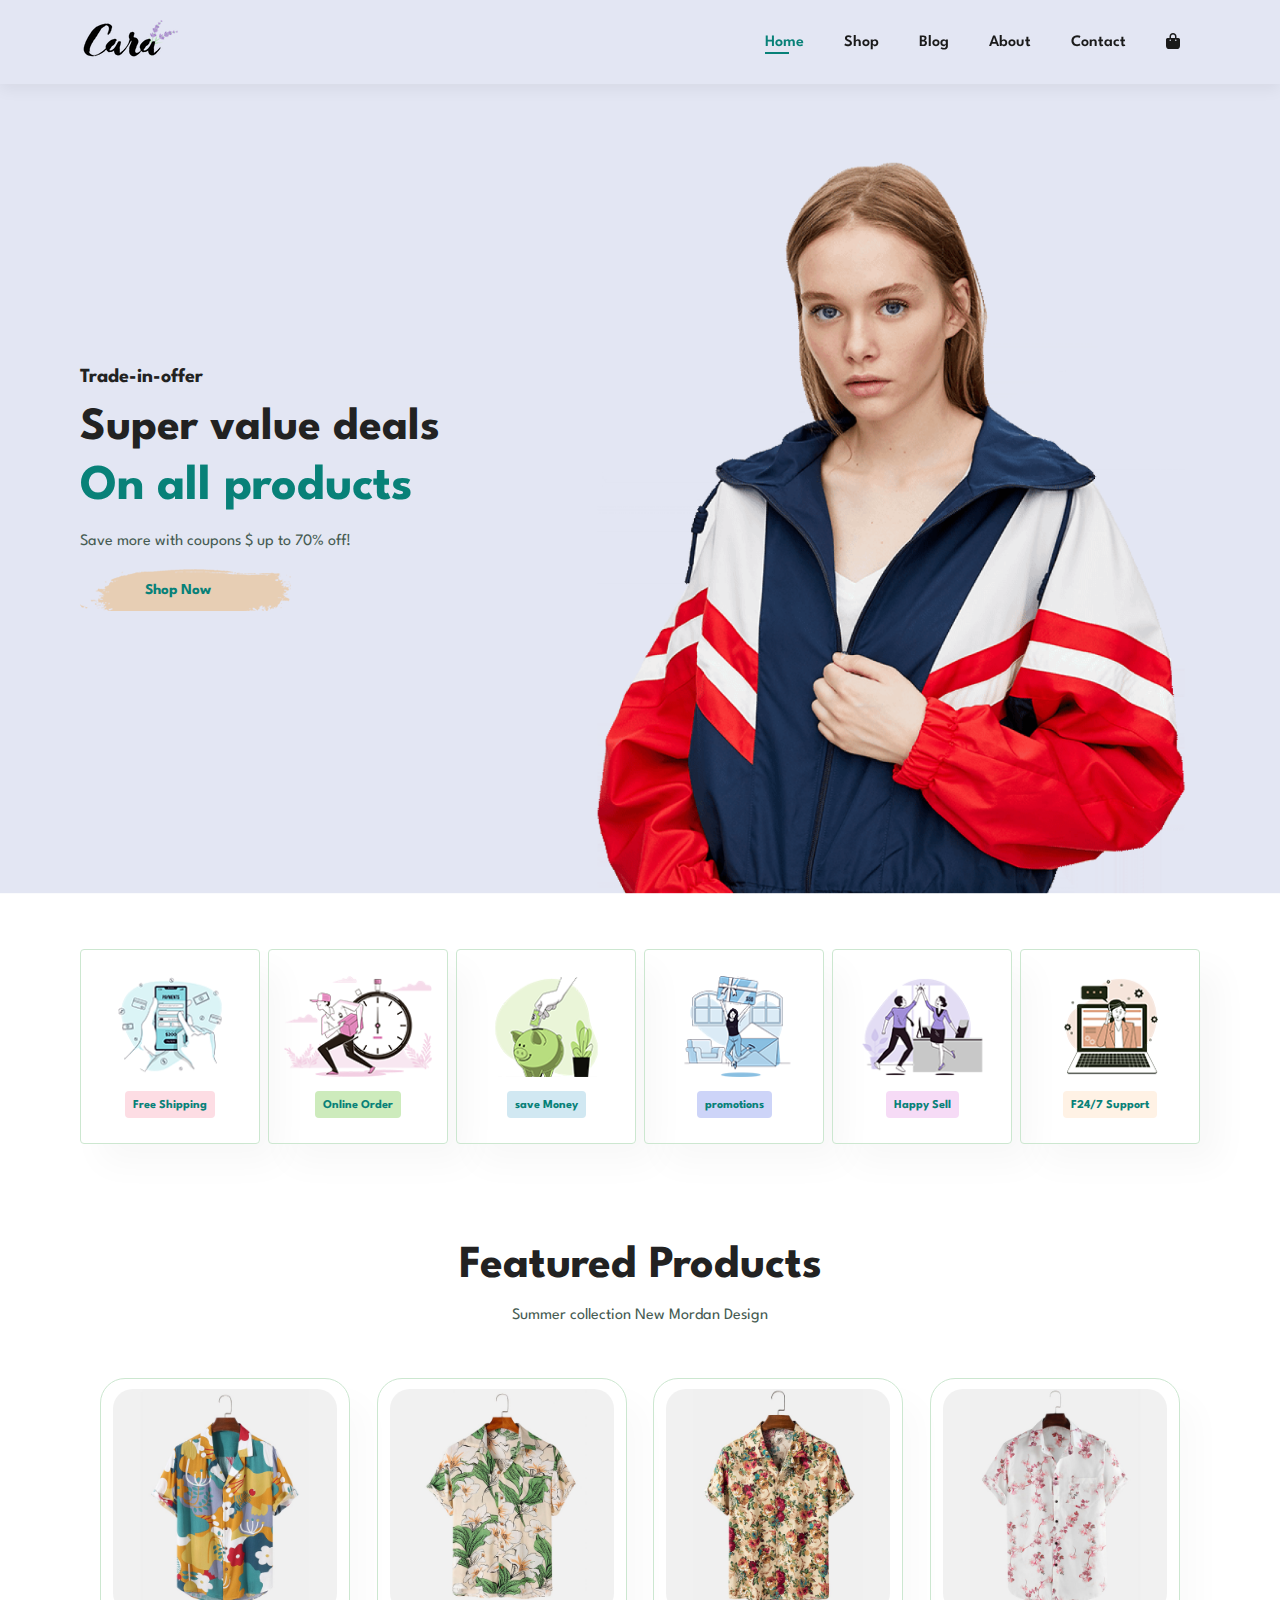
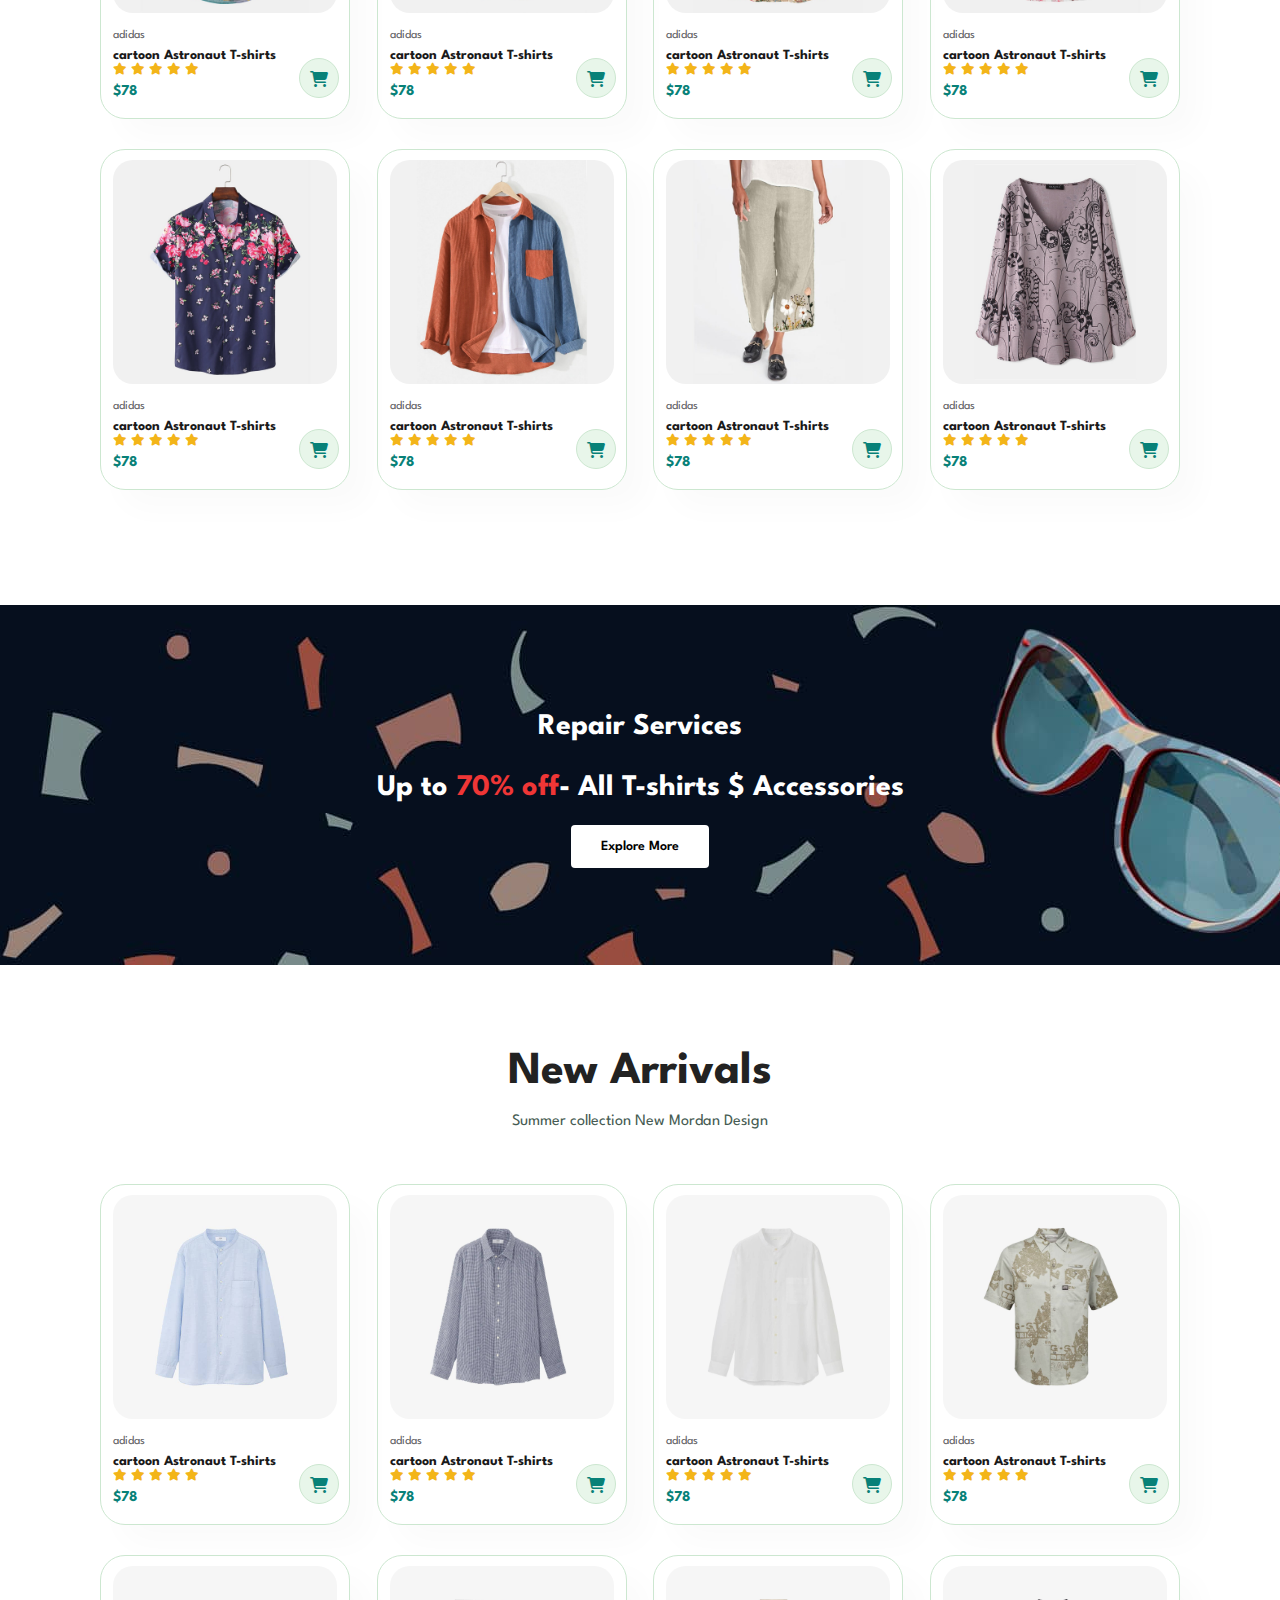
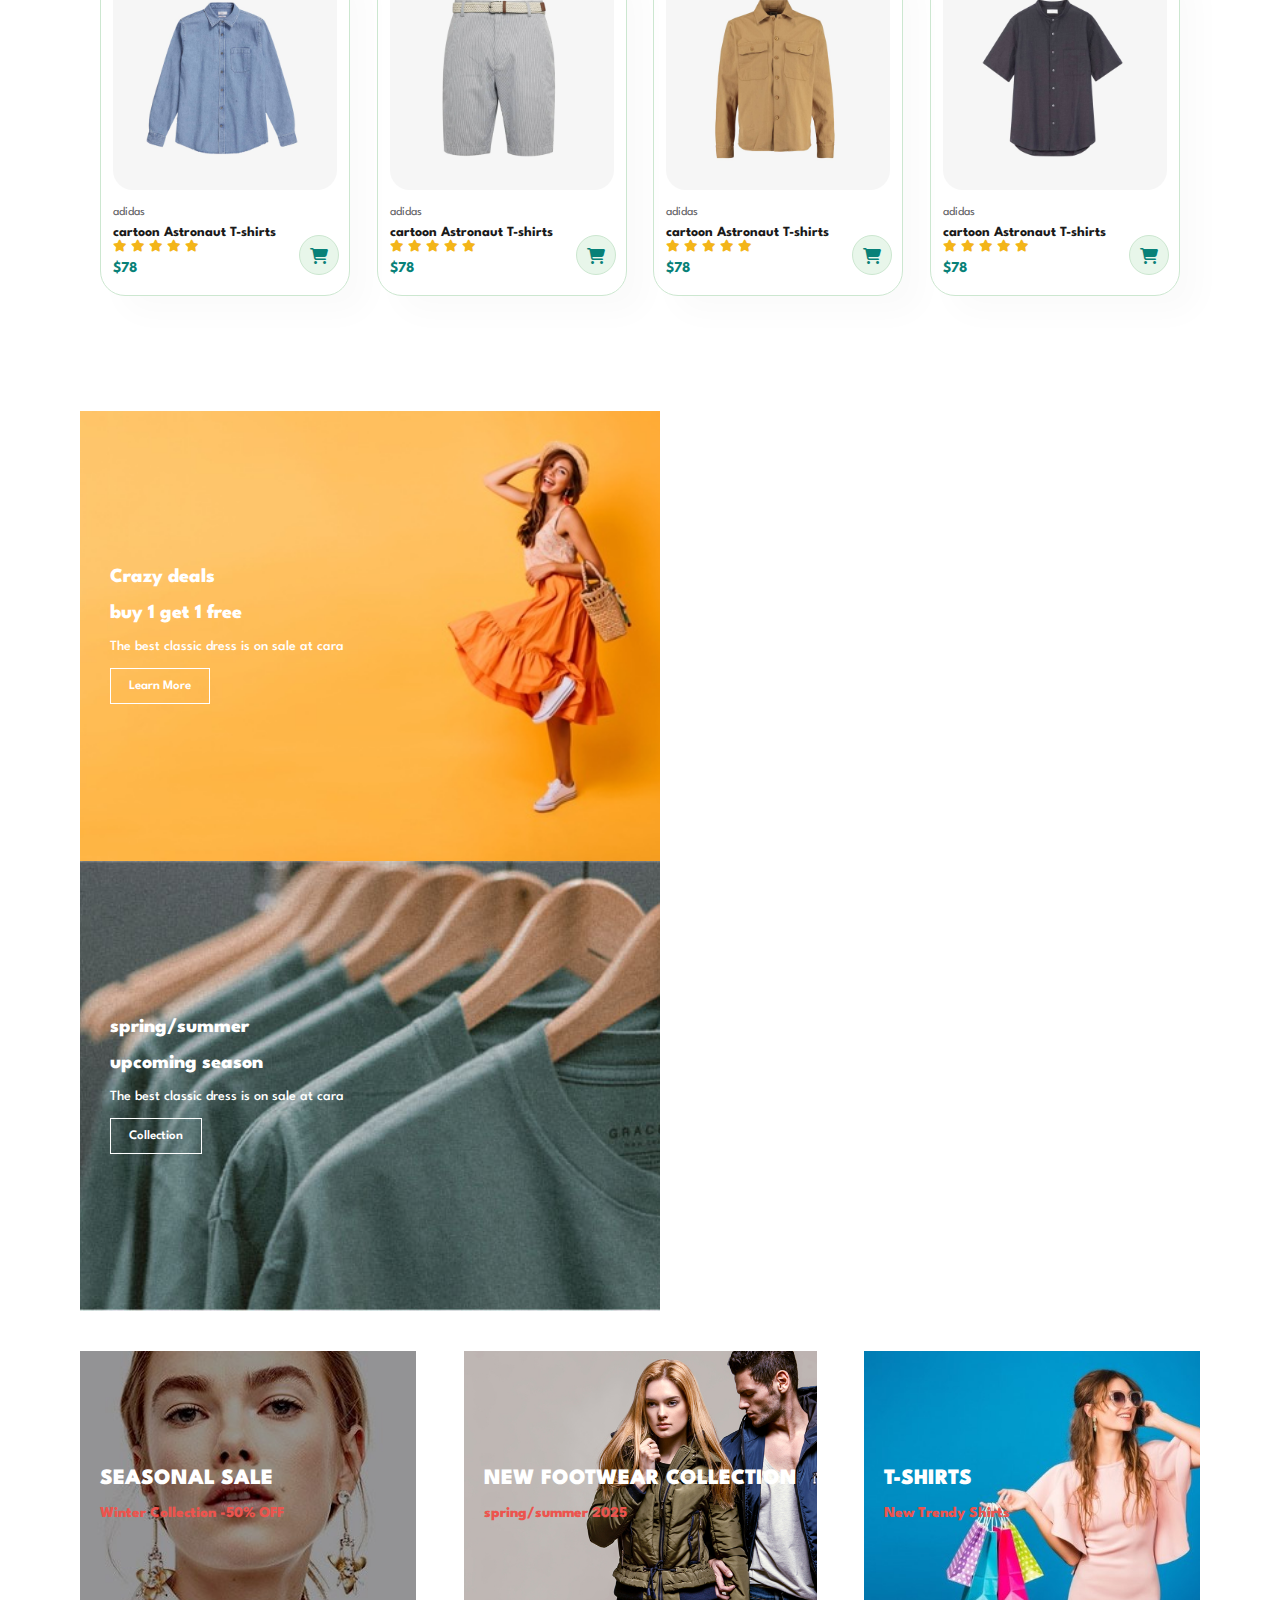
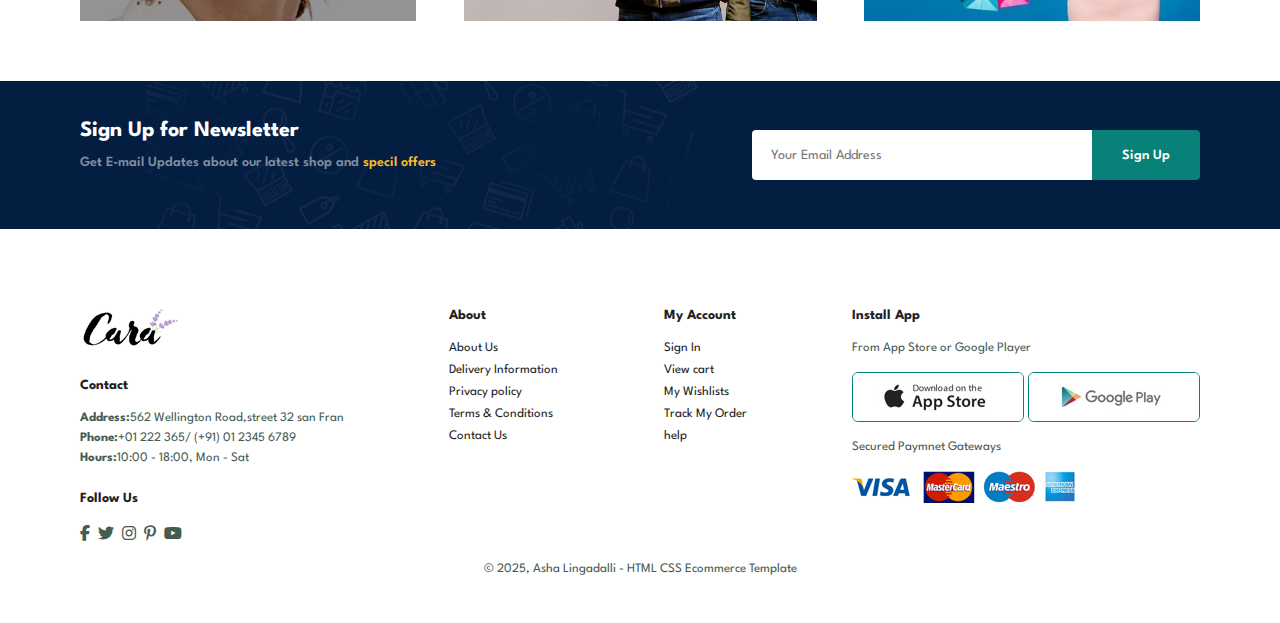
<file: E commerce Website/index.html>
<!DOCTYPE html>
<html lang="en">
  <head>
    <meta charset="UTF-8" />
    <meta name="viewport" content="width=device-width, initial-scale=1.0" />
    <title>Website</title>
    <link rel="stylesheet" href="style.css" />
    <link
      rel="stylesheet"
      href="https://cdnjs.cloudflare.com/ajax/libs/font-awesome/6.5.1/css/all.min.css"
    />
  </head>
  <body>
    <section id="header">
      <a href="#"><img src="img/logo.png" alt=""/></a>

      <div>
        <ul id="navbar">
          <li><a class="active" href="index.html">Home</a></li>
          <li><a href="shop.html">Shop</a></li>
          <li><a href="blog.html">Blog</a></li>
          <li><a href="about.html">About</a></li>
          <li><a href="contact.html">Contact</a></li>
          <li id="lg-bag">
            <a href="cart.html"> <i class="fa-solid fa-bag-shopping"></i></a>
          </li>
          <a href="#" id="close"><i class="fa fa-times"></i></a>
        </ul>
      </div>
      <div id="mobile">
        <a href="cart.html"> <i class="fa-solid fa-bag-shopping"></i></a>
        <i id="bar" class="fas fa-outdent"></i>
      </div>
    </section>

    <section id="hero">
      <h4>Trade-in-offer</h4>
      <h2>Super value deals</h2>
      <h1>On all products</h1>
      <p>Save more with coupons $ up to 70% off!</p>
      <button onclick="window.location.href='shop.html';" >Shop Now</button>
    </section>

    <section id="feature" class="section-p1">
      <div class="fe-box">
        <img src="img/features/f1.png" alt="" />
        <h6>Free Shipping</h6>
      </div>
      <div class="fe-box">
        <img src="img/features/f2.png" alt="" />
        <h6>Online Order</h6>
      </div>
      <div class="fe-box">
        <img src="img/features/f3.png" alt="" />
        <h6>save Money</h6>
      </div>
      <div class="fe-box">
        <img src="img/features/f4.png" alt="" />
        <h6>promotions</h6>
      </div>
      <div class="fe-box">
        <img src="img/features/f5.png" alt="" />
        <h6>Happy Sell</h6>
      </div>
      <div class="fe-box">
        <img src="img/features/f6.png" alt="" />
        <h6>F24/7 Support</h6>
      </div>
    </section>

    <section id="product1" class="section-p1">
      <h2>Featured Products</h2>
      <p>Summer collection New Mordan Design</p>
      <div class="pro-container" onclick="window.location.href='shop.html';">
        <div class="pro" >
          <img src="img/products/f1.jpg" alt="" />
          <div class="des">
            <span>adidas</span>
            <h5>cartoon Astronaut T-shirts</h5>
            <div class="star">
              <i class="fas fa-star"></i>
              <i class="fas fa-star"></i>
              <i class="fas fa-star"></i>
              <i class="fas fa-star"></i>
              <i class="fas fa-star"></i>
            </div>
            <h4>$78</h4>
          </div>
          <a href="cart.html"><i class="fa fa-shopping-cart cart" onclick="event.stopPropagation();"></i></a>
        </div>
        <div class="pro">
          <img src="img/products/f2.jpg" alt="" />
          <div class="des">
            <span>adidas</span>
            <h5>cartoon Astronaut T-shirts</h5>
            <div class="star">
              <i class="fas fa-star"></i>
              <i class="fas fa-star"></i>
              <i class="fas fa-star"></i>
              <i class="fas fa-star"></i>
              <i class="fas fa-star"></i>
            </div>
            <h4>$78</h4>
          </div>
          <a href="cart.html"><i class="fa fa-shopping-cart cart" onclick="event.stopPropagation();"></i></a>
        </div>
        <div class="pro">
          <img src="img/products/f3.jpg" alt="" />
          <div class="des">
            <span>adidas</span>
            <h5>cartoon Astronaut T-shirts</h5>
            <div class="star">
              <i class="fas fa-star"></i>
              <i class="fas fa-star"></i>
              <i class="fas fa-star"></i>
              <i class="fas fa-star"></i>
              <i class="fas fa-star"></i>
            </div>
            <h4>$78</h4>
          </div>
          <a href="cart.html"><i class="fa fa-shopping-cart cart" onclick="event.stopPropagation();"></i></a>
        </div>
        <div class="pro">
          <img src="img/products/f4.jpg" alt="" />
          <div class="des">
            <span>adidas</span>
            <h5>cartoon Astronaut T-shirts</h5>
            <div class="star">
              <i class="fas fa-star"></i>
              <i class="fas fa-star"></i>
              <i class="fas fa-star"></i>
              <i class="fas fa-star"></i>
              <i class="fas fa-star"></i>
            </div>
            <h4>$78</h4>
          </div>
          <a href="#"><i class="fa fa-shopping-cart cart"></i></a>
        </div>
        <div class="pro">
          <img src="img/products/f5.jpg" alt="" />
          <div class="des">
            <span>adidas</span>
            <h5>cartoon Astronaut T-shirts</h5>
            <div class="star">
              <i class="fas fa-star"></i>
              <i class="fas fa-star"></i>
              <i class="fas fa-star"></i>
              <i class="fas fa-star"></i>
              <i class="fas fa-star"></i>
            </div>
            <h4>$78</h4>
          </div>
          <a href="#"><i class="fa fa-shopping-cart cart"></i></a>
        </div>
        <div class="pro">
          <img src="img/products/f6.jpg" alt="" />
          <div class="des">
            <span>adidas</span>
            <h5>cartoon Astronaut T-shirts</h5>
            <div class="star">
              <i class="fas fa-star"></i>
              <i class="fas fa-star"></i>
              <i class="fas fa-star"></i>
              <i class="fas fa-star"></i>
              <i class="fas fa-star"></i>
            </div>
            <h4>$78</h4>
          </div>
          <a href="#"><i class="fa fa-shopping-cart cart"></i></a>
        </div>
        <div class="pro">
          <img src="img/products/f7.jpg" alt="" />
          <div class="des">
            <span>adidas</span>
            <h5>cartoon Astronaut T-shirts</h5>
            <div class="star">
              <i class="fas fa-star"></i>
              <i class="fas fa-star"></i>
              <i class="fas fa-star"></i>
              <i class="fas fa-star"></i>
              <i class="fas fa-star"></i>
            </div>
            <h4>$78</h4>
          </div>
          <a href="#"><i class="fa fa-shopping-cart cart"></i></a>
        </div>
        <div class="pro">
          <img src="img/products/f8.jpg" alt="" />
          <div class="des">
            <span>adidas</span>
            <h5>cartoon Astronaut T-shirts</h5>
            <div class="star">
              <i class="fas fa-star"></i>
              <i class="fas fa-star"></i>
              <i class="fas fa-star"></i>
              <i class="fas fa-star"></i>
              <i class="fas fa-star"></i>
            </div>
            <h4>$78</h4>
          </div>
          <a href="#"><i class="fa fa-shopping-cart cart"></i></a>
        </div>
      </div>
    </section>

    <section id="banner" class="section-m1">
      <h4>Repair Services</h4>
      <h2>Up to <span>70% off</span>- All T-shirts $ Accessories</h2>
      <button class="normal">Explore More</button>
    </section>

    <section id="product1" class="section-p1">
      <h2>New Arrivals</h2>
      <p>Summer collection New Mordan Design</p>
      <div class="pro-container" onclick="window.location.href='shop.html';">
        <div class="pro">
          <img src="img/products/n1.jpg" alt="" />
          <div class="des">
            <span>adidas</span>
            <h5>cartoon Astronaut T-shirts</h5>
            <div class="star">
              <i class="fas fa-star"></i>
              <i class="fas fa-star"></i>
              <i class="fas fa-star"></i>
              <i class="fas fa-star"></i>
              <i class="fas fa-star"></i>
            </div>
            <h4>$78</h4>
          </div>
          <a href="#"><i class="fa fa-shopping-cart cart"></i></a>
        </div>
        <div class="pro">
          <img src="img/products/n2.jpg" alt="" />
          <div class="des">
            <span>adidas</span>
            <h5>cartoon Astronaut T-shirts</h5>
            <div class="star">
              <i class="fas fa-star"></i>
              <i class="fas fa-star"></i>
              <i class="fas fa-star"></i>
              <i class="fas fa-star"></i>
              <i class="fas fa-star"></i>
            </div>
            <h4>$78</h4>
          </div>
          <a href="#"><i class="fa fa-shopping-cart cart"></i></a>
        </div>
        <div class="pro">
          <img src="img/products/n3.jpg" alt="" />
          <div class="des">
            <span>adidas</span>
            <h5>cartoon Astronaut T-shirts</h5>
            <div class="star">
              <i class="fas fa-star"></i>
              <i class="fas fa-star"></i>
              <i class="fas fa-star"></i>
              <i class="fas fa-star"></i>
              <i class="fas fa-star"></i>
            </div>
            <h4>$78</h4>
          </div>
          <a href="#"><i class="fa fa-shopping-cart cart"></i></a>
        </div>
        <div class="pro">
          <img src="img/products/n4.jpg" alt="" />
          <div class="des">
            <span>adidas</span>
            <h5>cartoon Astronaut T-shirts</h5>
            <div class="star">
              <i class="fas fa-star"></i>
              <i class="fas fa-star"></i>
              <i class="fas fa-star"></i>
              <i class="fas fa-star"></i>
              <i class="fas fa-star"></i>
            </div>
            <h4>$78</h4>
          </div>
          <a href="#"><i class="fa fa-shopping-cart cart"></i></a>
        </div>
        <div class="pro">
          <img src="img/products/n5.jpg" alt="" />
          <div class="des">
            <span>adidas</span>
            <h5>cartoon Astronaut T-shirts</h5>
            <div class="star">
              <i class="fas fa-star"></i>
              <i class="fas fa-star"></i>
              <i class="fas fa-star"></i>
              <i class="fas fa-star"></i>
              <i class="fas fa-star"></i>
            </div>
            <h4>$78</h4>
          </div>
          <a href="#"><i class="fa fa-shopping-cart cart"></i></a>
        </div>
        <div class="pro">
          <img src="img/products/n6.jpg" alt="" />
          <div class="des">
            <span>adidas</span>
            <h5>cartoon Astronaut T-shirts</h5>
            <div class="star">
              <i class="fas fa-star"></i>
              <i class="fas fa-star"></i>
              <i class="fas fa-star"></i>
              <i class="fas fa-star"></i>
              <i class="fas fa-star"></i>
            </div>
            <h4>$78</h4>
          </div>
          <a href="#"><i class="fa fa-shopping-cart cart"></i></a>
        </div>
        <div class="pro">
          <img src="img/products/n7.jpg" alt="" />
          <div class="des">
            <span>adidas</span>
            <h5>cartoon Astronaut T-shirts</h5>
            <div class="star">
              <i class="fas fa-star"></i>
              <i class="fas fa-star"></i>
              <i class="fas fa-star"></i>
              <i class="fas fa-star"></i>
              <i class="fas fa-star"></i>
            </div>
            <h4>$78</h4>
          </div>
          <a href="#"><i class="fa fa-shopping-cart cart"></i></a>
        </div>
        <div class="pro">
          <img src="img/products/n8.jpg" alt="" />
          <div class="des">
            <span>adidas</span>
            <h5>cartoon Astronaut T-shirts</h5>
            <div class="star">
              <i class="fas fa-star"></i>
              <i class="fas fa-star"></i>
              <i class="fas fa-star"></i>
              <i class="fas fa-star"></i>
              <i class="fas fa-star"></i>
            </div>
            <h4>$78</h4>
          </div>
          <a href="#"><i class="fa fa-shopping-cart cart"></i></a>
        </div>
      </div>
    </section>

    <section id="sm-banner" class="section-p1">
      <div class="banner-box">
        <h4>Crazy deals</h4>
        <h2>buy 1 get 1 free</h2>
        <span>The best classic dress is on sale at cara</span>
        <button class="white">Learn More</button>
      </div>
      <div class="banner-box banner-box2">
        <h4>spring/summer</h4>
        <h2>upcoming season</h2>
        <span>The best classic dress is on sale at cara</span>
        <button class="white">Collection</button>
      </div>
    </section>

    <section id="banner3">
      <div class="banner-box">
        <h2>SEASONAL SALE</h2>
        <h3>Winter Collection -50% OFF</h3>
      </div>
      <div class="banner-box banner-box2">
        <h2>NEW FOOTWEAR COLLECTION</h2>
        <h3>spring/summer 2025</h3>
      </div>
      <div class="banner-box banner-box3">
        <h2>T-SHIRTS</h2>
        <h3>New Trendy Shirts</h3>
      </div>
    </section>

    <section id="newsletter" class="section-p1 section-m1">
      <div class="newstext">
        <h4>Sign Up for Newsletter</h4>
        <p>
          Get E-mail Updates about our latest shop and
          <span>specil offers</span>
        </p>
      </div>
      <div class="form">
        <input type="text" placeholder="Your Email Address" />
        <button class="normal">Sign Up</button>
      </div>
    </section>

    <footer class="section-p1">
      <div class="col">
        <img class="logo" src="img/logo.png" alt="" />
        <h4>Contact</h4>
        <p><strong>Address:</strong>562 Wellington Road,street 32 san Fran</p>
        <p><strong>Phone:</strong>+01 222 365/ (+91) 01 2345 6789</p>
        <p><strong>Hours:</strong>10:00 - 18:00, Mon - Sat</p>
        <div class="follow">
          <h4>Follow Us</h4>
          <div class="icon">
            <i class="fab fa-facebook-f"></i>
            <i class="fab fa-twitter"></i>
            <i class="fab fa-instagram"></i>
            <i class="fab fa-pinterest-p"></i>
            <i class="fab fa-youtube"></i>
          </div>
        </div>
      </div>

      <div class="col">
        <h4>About</h4>
        <a href="#">About Us</a>
        <a href="#">Delivery Information</a>
        <a href="#">Privacy policy </a>
        <a href="#">Terms & Conditions</a>
        <a href="#">Contact Us</a>
      </div>

      <div class="col">
        <h4>My Account</h4>
        <a href="#">Sign In</a>
        <a href="#">View cart</a>
        <a href="#">My Wishlists </a>
        <a href="#">Track My Order</a>
        <a href="#">help</a>
      </div>

      <div class="col install">
        <h4>Install App</h4>
        <p>From App Store or Google Player</p>
        <div class="row">
          <img src="img/pay/app.jpg" alt="" />
          <img src="img/pay/play.jpg" alt="" />
        </div>
        <p>Secured Paymnet Gateways</p>
        <img src="img/pay/pay.png" alt="" />
      </div>

      <div class="copyright">
        <p>© 2025, Asha Lingadalli - HTML CSS Ecommerce Template</p>
      </div>
    </footer>

    <script src="script.js"></script>
  </body>
</html>
</file>
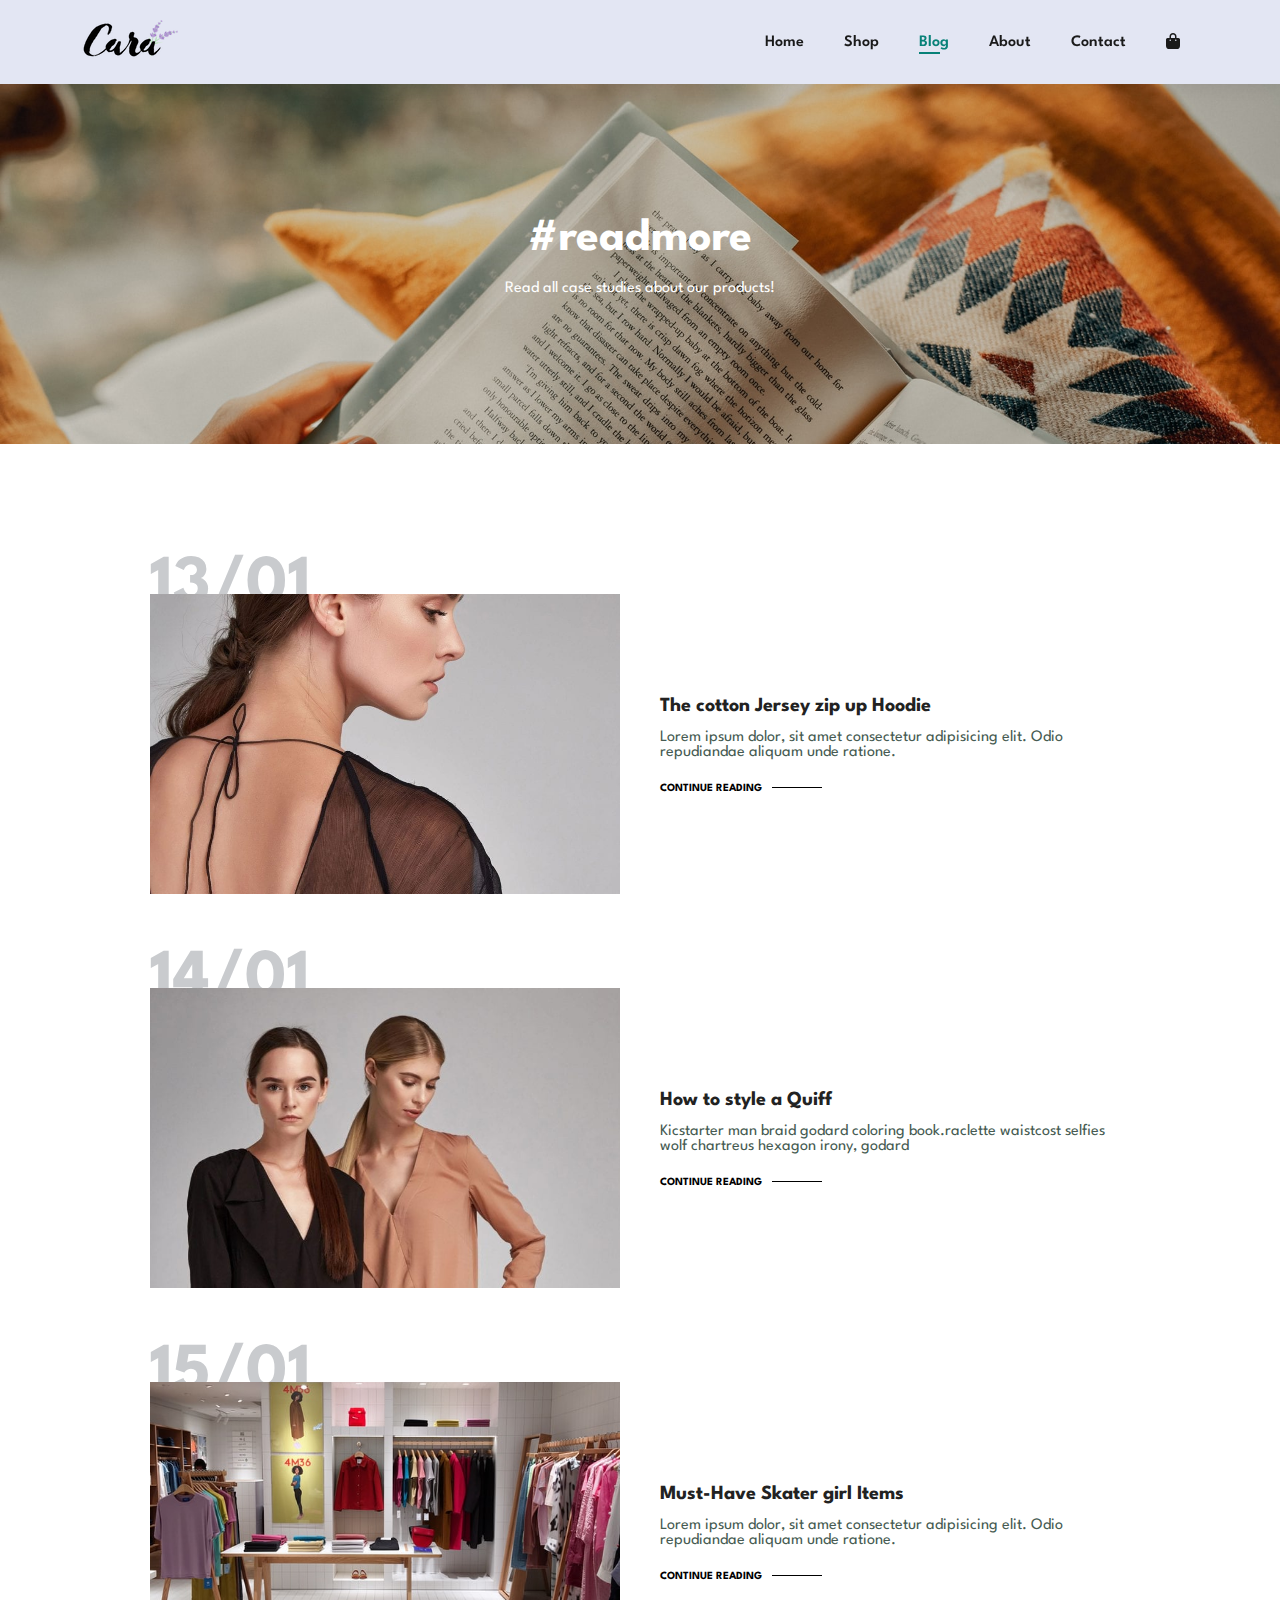
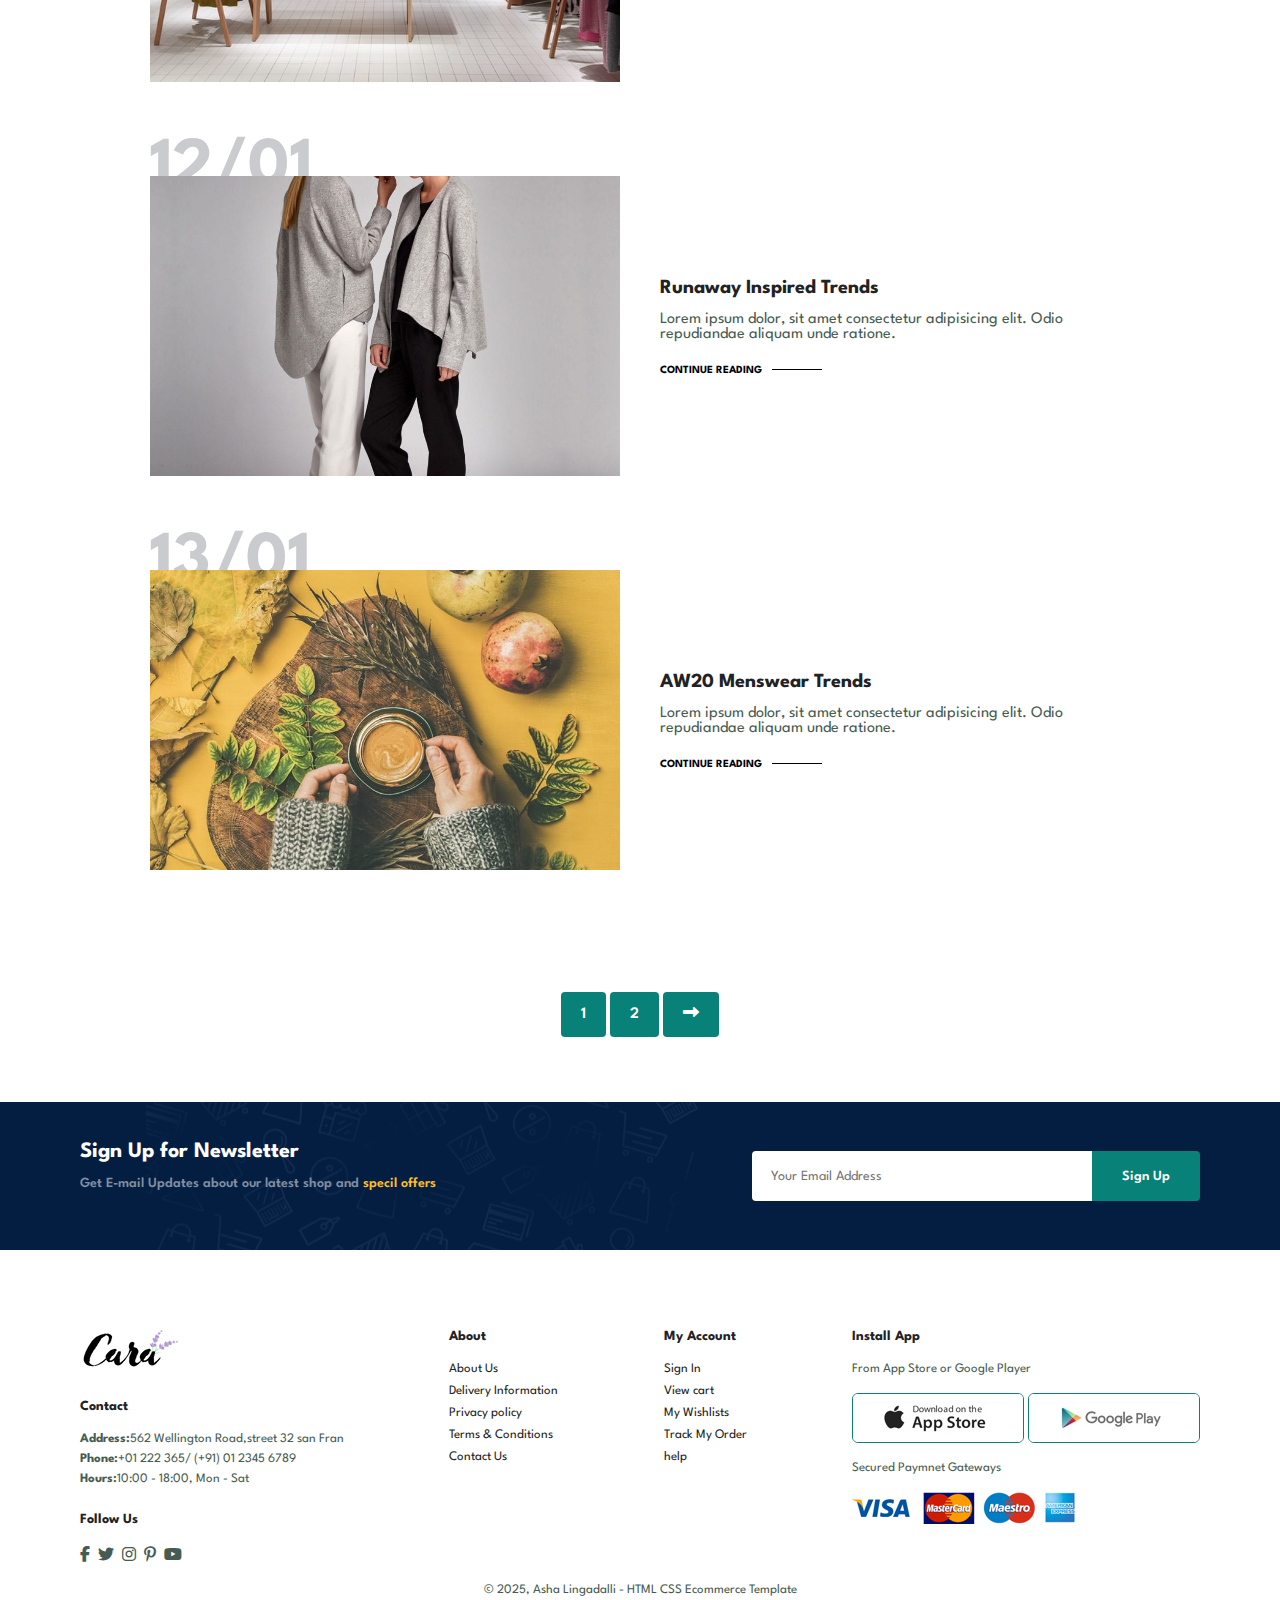
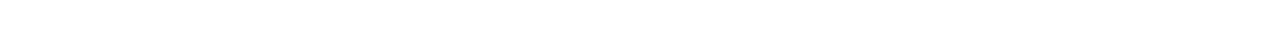
<file: E commerce Website/blog.html>
<!DOCTYPE html>
<html lang="en">
  <head>
    <meta charset="UTF-8" />
    <meta name="viewport" content="width=device-width, initial-scale=1.0" />
    <title>Website</title>
    <link rel="stylesheet" href="style.css" />
    <link
      rel="stylesheet"
      href="https://cdnjs.cloudflare.com/ajax/libs/font-awesome/6.5.1/css/all.min.css"
    />
  </head>
  <body>
    <section id="header">
      <a href="#"><img src="img/logo.png" alt="" onclick="window.location.href='index.html';" /></a>

      <div>
        <ul id="navbar">
          <li><a href="index.html">Home</a></li>
          <li><a href="shop.html">Shop</a></li>
          <li><a class="active" href="blog.html">Blog</a></li>
          <li><a href="about.html">About</a></li>
          <li><a href="contact.html">Contact</a></li>
          <li id="lg-bag">
            <a href="cart.html"> <i class="fa-solid fa-bag-shopping"></i></a>
          </li>
          <a href="#" id="close"><i class="fa fa-times"></i></a>
        </ul>
      </div>
      <div id="mobile">
        <a href="cart.html"> <i class="fa-solid fa-bag-shopping"></i></a>
        <i id="bar" class="fas fa-outdent"></i>
      </div>
    </section>

    <section id="page-header" class="blog-header">
      <h2>#readmore</h2>
      <p>Read all case studies about our products!</p>
    </section>

    <section id="blog">
      <div class="blog-box">
        <div class="blog-img">
          <img src="img/blog/b1.jpg" alt="" />
        </div>
        <div class="blog-details">
          <h4>The cotton Jersey zip up Hoodie</h4>
          <p>
            Lorem ipsum dolor, sit amet consectetur adipisicing elit. Odio
            repudiandae aliquam unde ratione.
          </p>
          <a href="#"> CONTINUE READING</a>
        </div>
        <h1>13/01</h1>
      </div>
      <div class="blog-box">
        <div class="blog-img">
          <img src="img/blog/b2.jpg" alt="" />
        </div>
        <div class="blog-details">
          <h4>How to style a Quiff</h4>
          <p>
            Kicstarter man braid godard coloring book.raclette waistcost selfies wolf chartreus hexagon irony, godard
          </p>
          <a href="#"> CONTINUE READING</a>
        </div>
        <h1>14/01</h1>
      </div>
      <div class="blog-box">
        <div class="blog-img">
          <img src="img/blog/b3.jpg" alt="" />
        </div>
        <div class="blog-details">
          <h4>Must-Have Skater girl Items</h4>
          <p>
            Lorem ipsum dolor, sit amet consectetur adipisicing elit. Odio
            repudiandae aliquam unde ratione.
          </p>
          <a href="#"> CONTINUE READING</a>
        </div>
        <h1>15/01</h1>
      </div>
      <div class="blog-box">
        <div class="blog-img">
          <img src="img/blog/b4.jpg" alt="" />
        </div>
        <div class="blog-details">
          <h4>Runaway Inspired Trends</h4>
          <p>
            Lorem ipsum dolor, sit amet consectetur adipisicing elit. Odio
            repudiandae aliquam unde ratione.
          </p>
          <a href="#"> CONTINUE READING</a>
        </div>
        <h1>12/01</h1>
      </div>
      <div class="blog-box">
        <div class="blog-img">
          <img src="img/blog/b6.jpg" alt="" />
        </div>
        <div class="blog-details">
          <h4>AW20 Menswear Trends</h4>
          <p>
            Lorem ipsum dolor, sit amet consectetur adipisicing elit. Odio
            repudiandae aliquam unde ratione.
          </p>
          <a href="#"> CONTINUE READING</a>
        </div>
        <h1>13/01</h1>
      </div>
    </section>

    <section id="pagination" class="section-p1">
      <a href="#">1</a>
      <a href="#">2</a>
      <a href="#"><i class="fa fa-long-arrow-alt-right"></i></a>
    </section>

    <section id="newsletter" class="section-p1 section-m1">
      <div class="newstext">
        <h4>Sign Up for Newsletter</h4>
        <p>
          Get E-mail Updates about our latest shop and
          <span>specil offers</span>
        </p>
      </div>
      <div class="form">
        <input type="text" placeholder="Your Email Address" />
        <button class="normal">Sign Up</button>
      </div>
    </section>

    <footer class="section-p1">
      <div class="col">
        <img class="logo" src="img/logo.png" alt="" />
        <h4>Contact</h4>
        <p><strong>Address:</strong>562 Wellington Road,street 32 san Fran</p>
        <p><strong>Phone:</strong>+01 222 365/ (+91) 01 2345 6789</p>
        <p><strong>Hours:</strong>10:00 - 18:00, Mon - Sat</p>
        <div class="follow">
          <h4>Follow Us</h4>
          <div class="icon">
            <i class="fab fa-facebook-f"></i>
            <i class="fab fa-twitter"></i>
            <i class="fab fa-instagram"></i>
            <i class="fab fa-pinterest-p"></i>
            <i class="fab fa-youtube"></i>
          </div>
        </div>
      </div>

      <div class="col">
        <h4>About</h4>
        <a href="#">About Us</a>
        <a href="#">Delivery Information</a>
        <a href="#">Privacy policy </a>
        <a href="#">Terms & Conditions</a>
        <a href="#">Contact Us</a>
      </div>

      <div class="col">
        <h4>My Account</h4>
        <a href="#">Sign In</a>
        <a href="#">View cart</a>
        <a href="#">My Wishlists </a>
        <a href="#">Track My Order</a>
        <a href="#">help</a>
      </div>

      <div class="col install">
        <h4>Install App</h4>
        <p>From App Store or Google Player</p>
        <div class="row">
          <img src="img/pay/app.jpg" alt="" />
          <img src="img/pay/play.jpg" alt="" />
        </div>
        <p>Secured Paymnet Gateways</p>
        <img src="img/pay/pay.png" alt="" />
      </div>

      <div class="copyright">
        <p>© 2025, Asha Lingadalli - HTML CSS Ecommerce Template</p>
      </div>
    </footer>

    <script src="script.js"></script>
  </body>
</html>
</file>
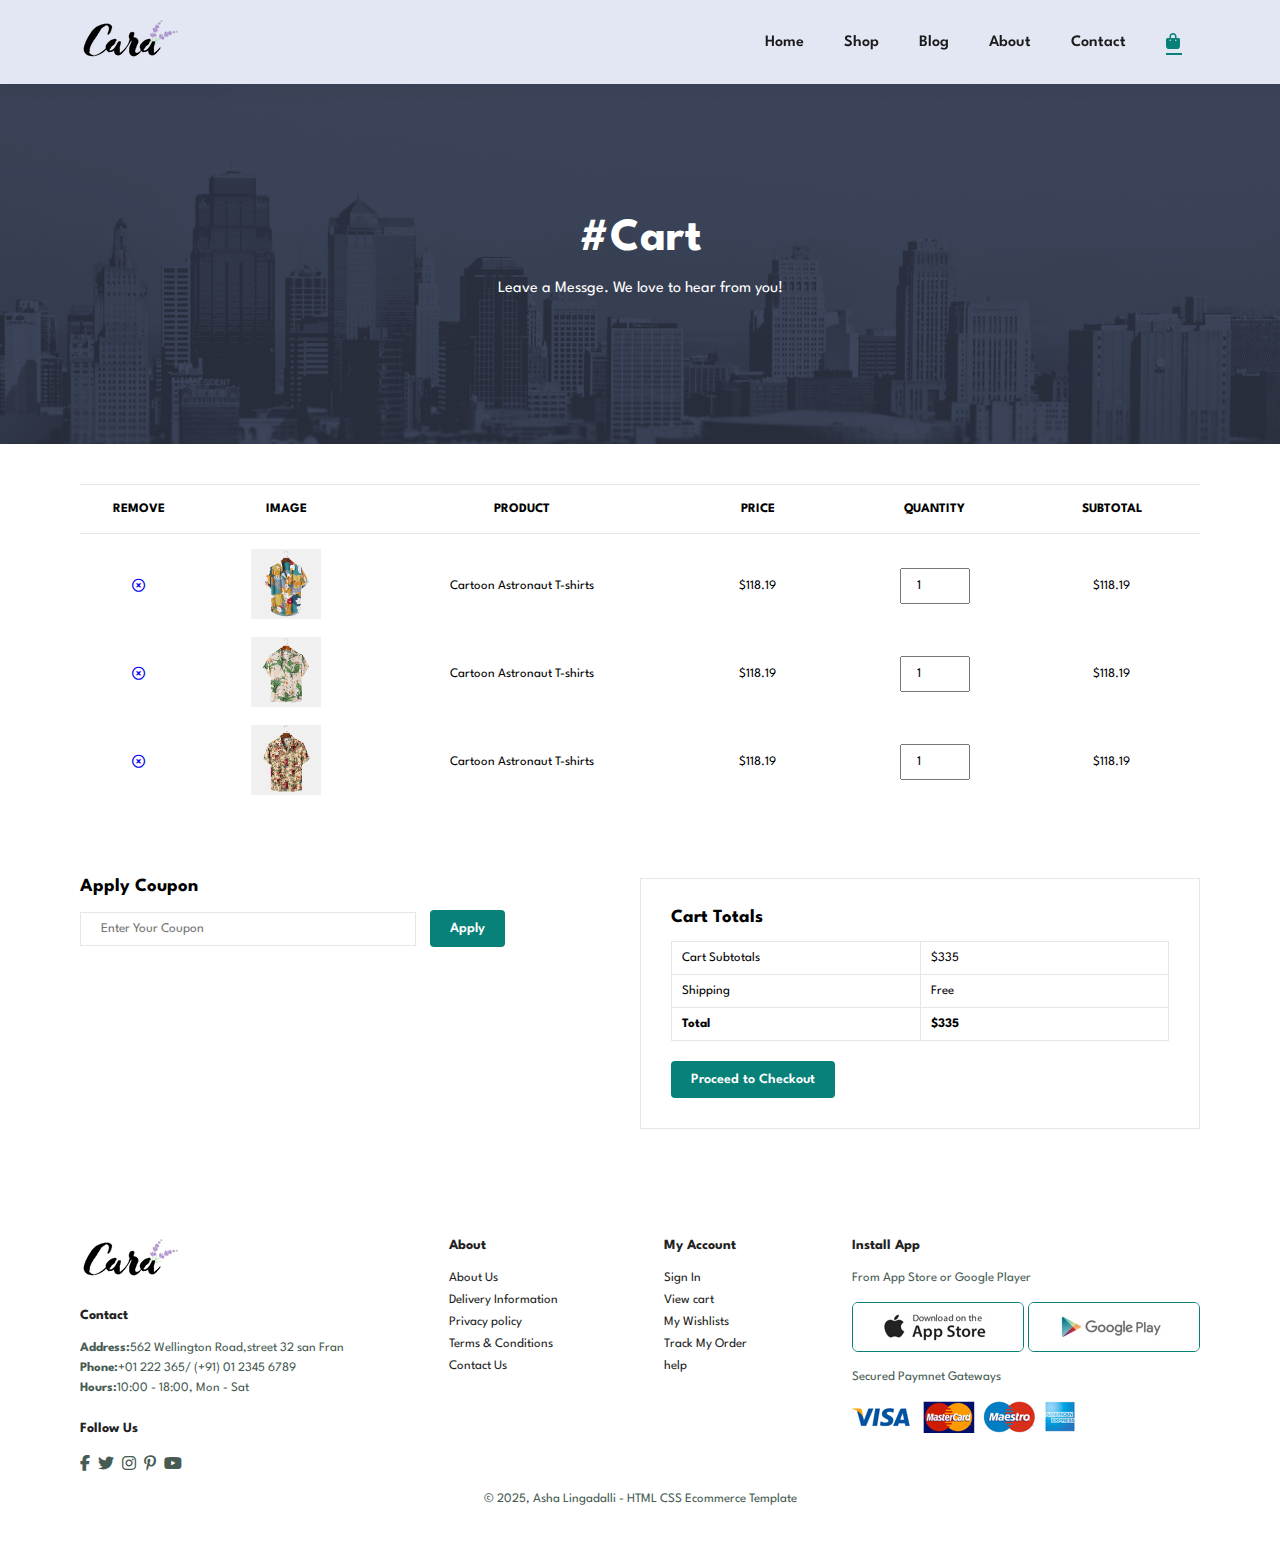
<file: E commerce Website/cart.html>
<!DOCTYPE html>
<html lang="en">
  <head>
    <meta charset="UTF-8" />
    <meta name="viewport" content="width=device-width, initial-scale=1.0" />
    <title>Website</title>
    <link rel="stylesheet" href="style.css" />
    <link
      rel="stylesheet"
      href="https://cdnjs.cloudflare.com/ajax/libs/font-awesome/6.5.1/css/all.min.css"
    />
  </head>
  <body>
    <section id="header">
      <a href="#"><img src="img/logo.png" alt="" onclick="window.location.href='index.html';" /></a>

      <div>
        <ul id="navbar">
          <li><a href="index.html">Home</a></li>
          <li><a href="shop.html">Shop</a></li>
          <li><a href="blog.html">Blog</a></li>
          <li><a href="about.html">About</a></li>
          <li><a href="contact.html">Contact</a></li>
          <li id="lg-bag">
            <a class="active" href="cart.html">
              <i class="fa-solid fa-bag-shopping"></i
            ></a>
          </li>
          <a href="#" id="close"><i class="fa fa-times"></i></a>
        </ul>
      </div>
      <div id="mobile">
        <a href="cart.html"> <i class="fa-solid fa-bag-shopping"></i></a>
        <i id="bar" class="fas fa-outdent"></i>
      </div>
    </section>

    <section id="page-header" class="about-header">
      <h2>#Cart</h2>
      <p>Leave a Messge. We love to hear from you!</p>
    </section>

    <section id="cart" class="section-p1">
      <table width="100%">
        <thead>
          <tr>
            <td>Remove</td>
            <td>Image</td>
            <td>Product</td>
            <td>Price</td>
            <td>Quantity</td>
            <td>Subtotal</td>
          </tr>
        </thead>
        <tbody>
          <tr>
            <td>
              <a href="#"><i class="far fa-times-circle"></i></a>
            </td>
            <td><img src="img/products/f1.jpg" alt="" /></td>
            <td>Cartoon Astronaut T-shirts</td>
            <td>$118.19</td>
            <td><input type="number" value="1" /></td>
            <td>$118.19</td>
          </tr>
          <tr>
            <td>
              <a href="#"><i class="far fa-times-circle"></i></a>
            </td>
            <td><img src="img/products/f2.jpg" alt="" /></td>
            <td>Cartoon Astronaut T-shirts</td>
            <td>$118.19</td>
            <td><input type="number" value="1" /></td>
            <td>$118.19</td>
          </tr>
          <tr>
            <td>
              <a href="#"><i class="far fa-times-circle"></i></a>
            </td>
            <td><img src="img/products/f3.jpg" alt="" /></td>
            <td>Cartoon Astronaut T-shirts</td>
            <td>$118.19</td>
            <td><input type="number" value="1" /></td>
            <td>$118.19</td>
          </tr>
        </tbody>
      </table>
    </section>

    <section id="cart-add" class="section-p1">
      <div id="coupon">
        <h3>Apply Coupon</h3>
        <div>
          <input type="text" placeholder="Enter Your Coupon" />
          <button class="normal">Apply</button>
        </div>
      </div>

      <div id="subtotal">
        <h3>Cart Totals</h3>
        <table>
          <tr>
            <td>Cart Subtotals</td>
            <td>
              $335
            </td>
          </tr>
          <tr>
            <td>Shipping</td>
            <td>Free</td>
          </tr>
          <tr>
            <td>
              <strong>Total</strong>
            </td>
            <td><strong>$335</strong></td>
          </tr>
        </table>
        <button class="normal">Proceed to Checkout</button>
      </div>
    </section>

    <footer class="section-p1">
      <div class="col">
        <img class="logo" src="img/logo.png" alt="" />
        <h4>Contact</h4>
        <p><strong>Address:</strong>562 Wellington Road,street 32 san Fran</p>
        <p><strong>Phone:</strong>+01 222 365/ (+91) 01 2345 6789</p>
        <p><strong>Hours:</strong>10:00 - 18:00, Mon - Sat</p>
        <div class="follow">
          <h4>Follow Us</h4>
          <div class="icon">
            <i class="fab fa-facebook-f"></i>
            <i class="fab fa-twitter"></i>
            <i class="fab fa-instagram"></i>
            <i class="fab fa-pinterest-p"></i>
            <i class="fab fa-youtube"></i>
          </div>
        </div>
      </div>

      <div class="col">
        <h4>About</h4>
        <a href="#">About Us</a>
        <a href="#">Delivery Information</a>
        <a href="#">Privacy policy </a>
        <a href="#">Terms & Conditions</a>
        <a href="#">Contact Us</a>
      </div>

      <div class="col">
        <h4>My Account</h4>
        <a href="#">Sign In</a>
        <a href="#">View cart</a>
        <a href="#">My Wishlists </a>
        <a href="#">Track My Order</a>
        <a href="#">help</a>
      </div>

      <div class="col install">
        <h4>Install App</h4>
        <p>From App Store or Google Player</p>
        <div class="row">
          <img src="img/pay/app.jpg" alt="" />
          <img src="img/pay/play.jpg" alt="" />
        </div>
        <p>Secured Paymnet Gateways</p>
        <img src="img/pay/pay.png" alt="" />
      </div>

      <div class="copyright">
        <p>© 2025, Asha Lingadalli - HTML CSS Ecommerce Template</p>
      </div>
    </footer>

    <script src="script.js"></script>
  </body>
</html>
</file>
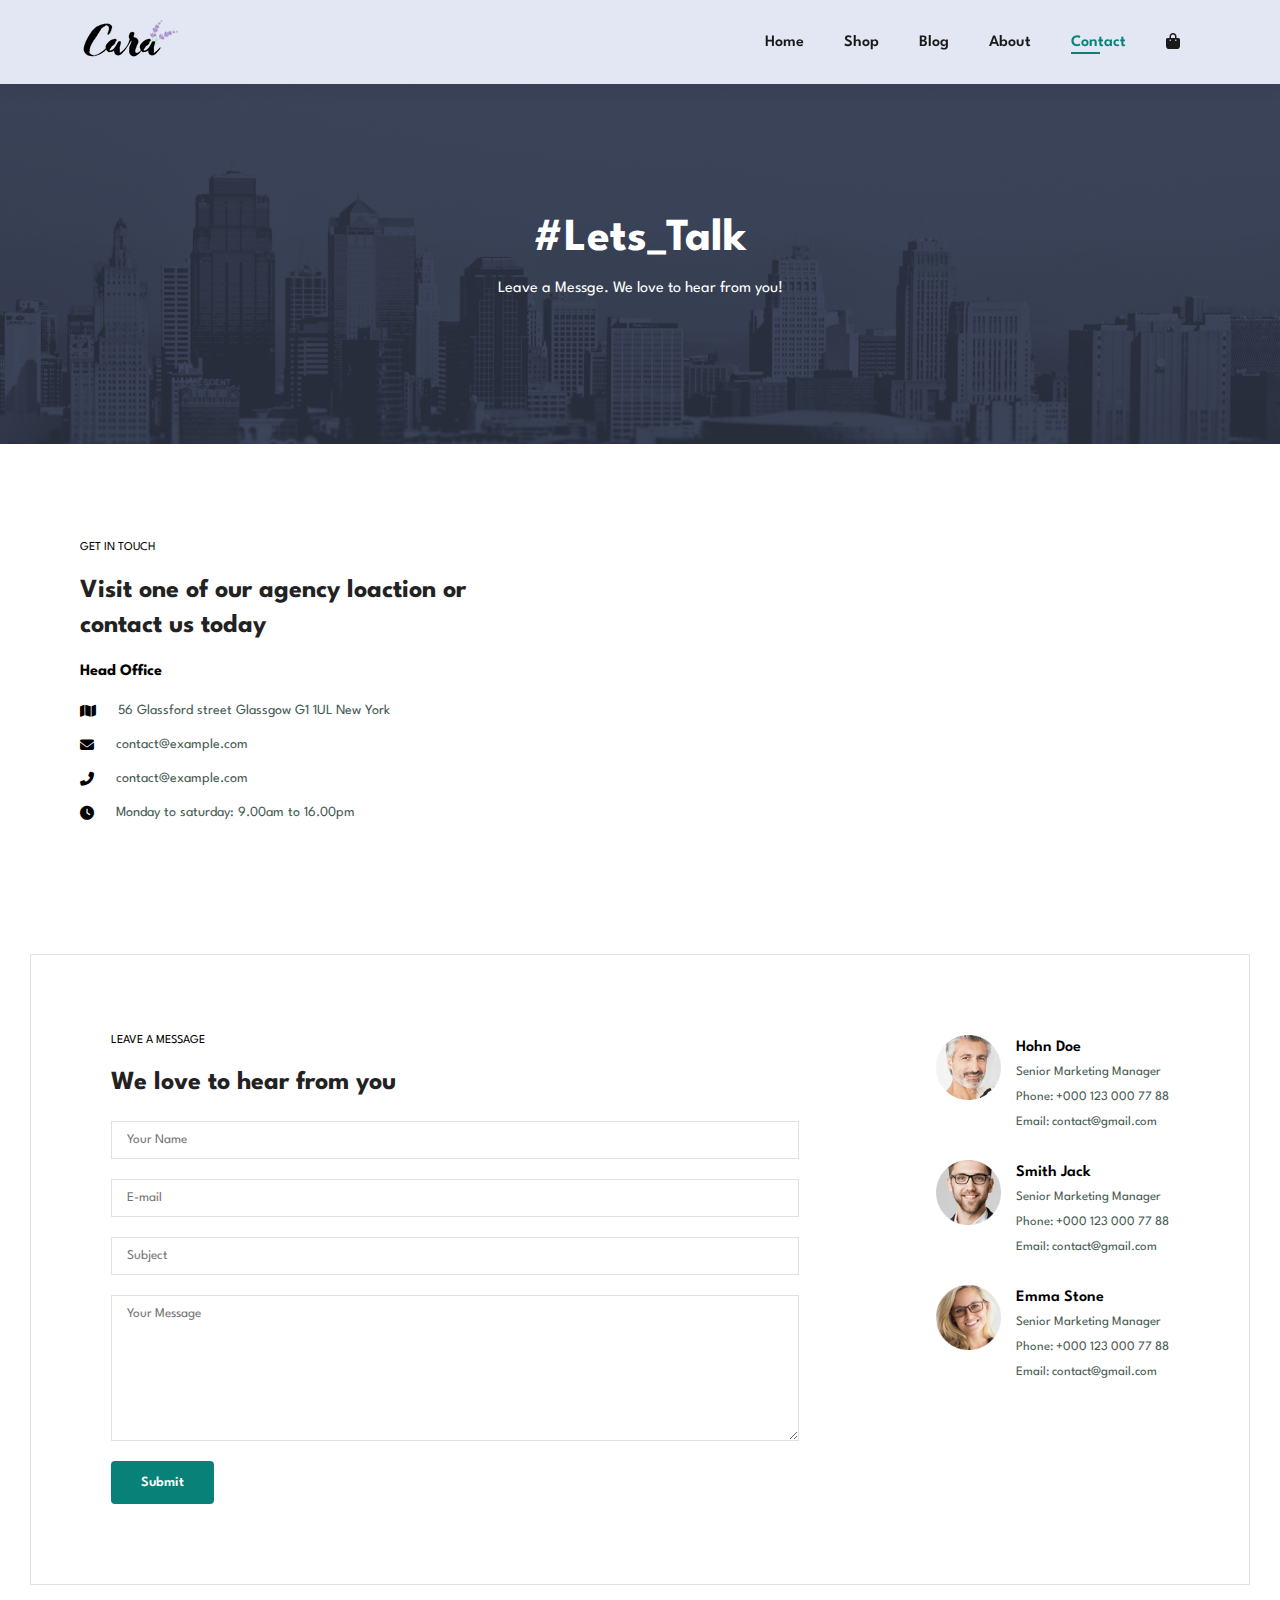
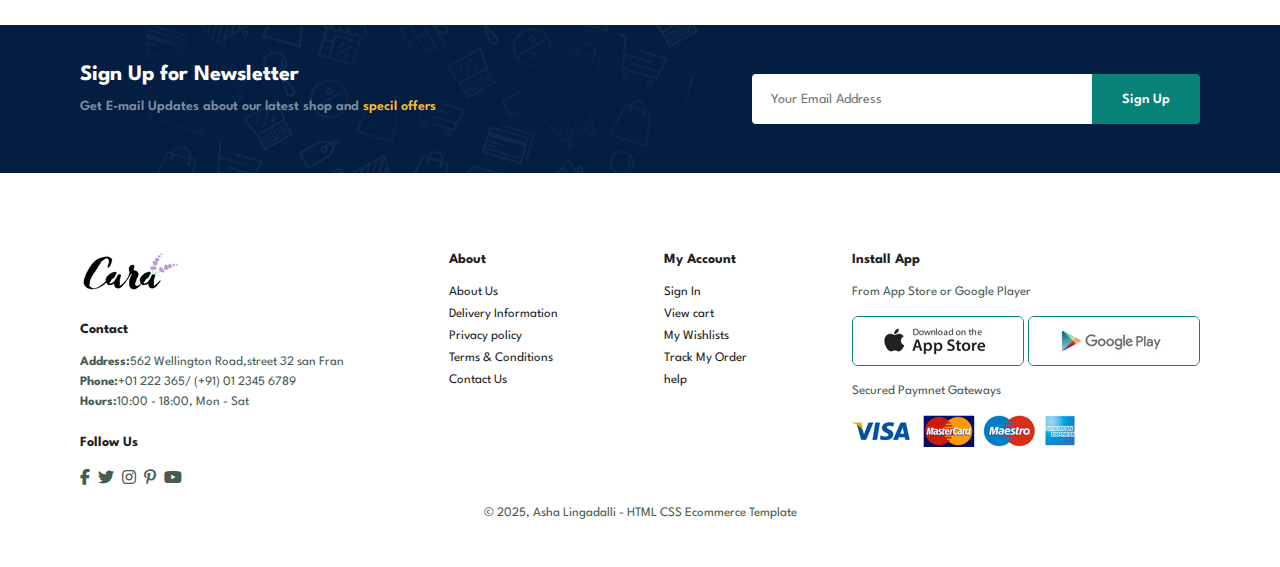
<file: E commerce Website/contact.html>
<!DOCTYPE html>
<html lang="en">
  <head>
    <meta charset="UTF-8" />
    <meta name="viewport" content="width=device-width, initial-scale=1.0" />
    <title>Website</title>
    <link rel="stylesheet" href="style.css" />
    <link
      rel="stylesheet"
      href="https://cdnjs.cloudflare.com/ajax/libs/font-awesome/6.5.1/css/all.min.css"
    />
  </head>
  <body>
    <section id="header">
      <a href="#"><img src="img/logo.png" alt="" onclick="window.location.href='index.html';" /></a>

      <div>
        <ul id="navbar">
          <li><a href="index.html">Home</a></li>
          <li><a href="shop.html">Shop</a></li>
          <li><a href="blog.html">Blog</a></li>
          <li><a href="about.html">About</a></li>
          <li><a class="active" href="contact.html">Contact</a></li>
          <li id="lg-bag">
            <a href="cart.html"> <i class="fa-solid fa-bag-shopping"></i></a>
          </li>
          <a href="#" id="close"><i class="fa fa-times"></i></a>
        </ul>
      </div>
      <div id="mobile">
        <a href="cart.html"> <i class="fa-solid fa-bag-shopping"></i></a>
        <i id="bar" class="fas fa-outdent"></i>
      </div>
    </section>

    <section id="page-header" class="about-header">
      <h2>#Lets_Talk</h2>
      <p>Leave a Messge. We love to hear from you!</p>
    </section>

    <section id="contact-details" class="section-p1">
      <div class="details">
        <span>GET IN TOUCH</span>
        <h2>Visit one of our agency loaction or contact us today</h2>
        <h3>Head Office</h3>
        <div>
          <li>
            <i class="fa fa-map"></i>
            <p>56 Glassford street Glassgow G1 1UL New York</p>
          </li>
          <li>
            <i class="fa fa-envelope"></i>
            <p>contact@example.com</p>
          </li>
          <li>
            <i class="fa fa-phone-alt"></i>
            <p>contact@example.com</p>
          </li>
          <li>
            <i class="fa fa-clock"></i>
            <p>Monday to saturday: 9.00am to 16.00pm</p>
          </li>
        </div>
      </div>
      <div class="map">
        <iframe
          src="https://www.google.com/maps/embed?pb=!1m18!1m12!1m3!1d2469.687214909832!2d-1.2545179!3d51.75704289999999!2m3!1f0!2f0!3f0!3m2!1i1024!2i768!4f13.1!3m3!1m2!1s0x4876c6a9ef8c485b%3A0xd2ff1883a001afed!2sUniversity%20of%20Oxford!5e0!3m2!1sen!2sin!4v1743838154366!5m2!1sen!2sin"
          width="600"
          height="450"
          style="border: 0"
          allowfullscreen=""
          loading="lazy"
          referrerpolicy="no-referrer-when-downgrade"
        ></iframe>
      </div>
    </section>

    <section id="form-details">
      <form action="">
        <span>LEAVE A MESSAGE</span>
        <h2>We love to hear from you</h2>
        <input type="text" placeholder="Your Name" />
        <input type="text" placeholder="E-mail" />
        <input type="text" placeholder="Subject" />
        <textarea
          name=""
          id=""
          cols="30"
          rows="10"
          placeholder="Your Message"
        ></textarea>
        <button class="normal">Submit</button>
      </form>

      <div class="people">
        <div>
            <img src="img/people/1.png" alt="">
            <p><span>Hohn Doe</span> Senior Marketing Manager  <br>Phone: +000 123 000 77 88 <br>Email: contact@gmail.com </p>
        </div>
        <div>
            <img src="img/people/2.png" alt="">
            <p><span>Smith Jack</span> Senior Marketing Manager  <br>Phone: +000 123 000 77 88 <br>Email: contact@gmail.com </p>
        </div>
        <div>
            <img src="img/people/3.png" alt="">
            <p><span>Emma Stone</span> Senior Marketing Manager  <br>Phone: +000 123 000 77 88 <br>Email: contact@gmail.com </p>
        </div>

      </div>
    </section>

    <section id="newsletter" class="section-p1 section-m1">
      <div class="newstext">
        <h4>Sign Up for Newsletter</h4>
        <p>
          Get E-mail Updates about our latest shop and
          <span>specil offers</span>
        </p>
      </div>
      <div class="form">
        <input type="text" placeholder="Your Email Address" />
        <button class="normal">Sign Up</button>
      </div>
    </section>

    <footer class="section-p1">
      <div class="col">
        <img class="logo" src="img/logo.png" alt="" />
        <h4>Contact</h4>
        <p><strong>Address:</strong>562 Wellington Road,street 32 san Fran</p>
        <p><strong>Phone:</strong>+01 222 365/ (+91) 01 2345 6789</p>
        <p><strong>Hours:</strong>10:00 - 18:00, Mon - Sat</p>
        <div class="follow">
          <h4>Follow Us</h4>
          <div class="icon">
            <i class="fab fa-facebook-f"></i>
            <i class="fab fa-twitter"></i>
            <i class="fab fa-instagram"></i>
            <i class="fab fa-pinterest-p"></i>
            <i class="fab fa-youtube"></i>
          </div>
        </div>
      </div>

      <div class="col">
        <h4>About</h4>
        <a href="#">About Us</a>
        <a href="#">Delivery Information</a>
        <a href="#">Privacy policy </a>
        <a href="#">Terms & Conditions</a>
        <a href="#">Contact Us</a>
      </div>

      <div class="col">
        <h4>My Account</h4>
        <a href="#">Sign In</a>
        <a href="#">View cart</a>
        <a href="#">My Wishlists </a>
        <a href="#">Track My Order</a>
        <a href="#">help</a>
      </div>

      <div class="col install">
        <h4>Install App</h4>
        <p>From App Store or Google Player</p>
        <div class="row">
          <img src="img/pay/app.jpg" alt="" />
          <img src="img/pay/play.jpg" alt="" />
        </div>
        <p>Secured Paymnet Gateways</p>
        <img src="img/pay/pay.png" alt="" />
      </div>

      <div class="copyright">
        <p>© 2025, Asha Lingadalli - HTML CSS Ecommerce Template</p>
      </div>
    </footer>

    <script src="script.js"></script>
  </body>
</html>
</file>
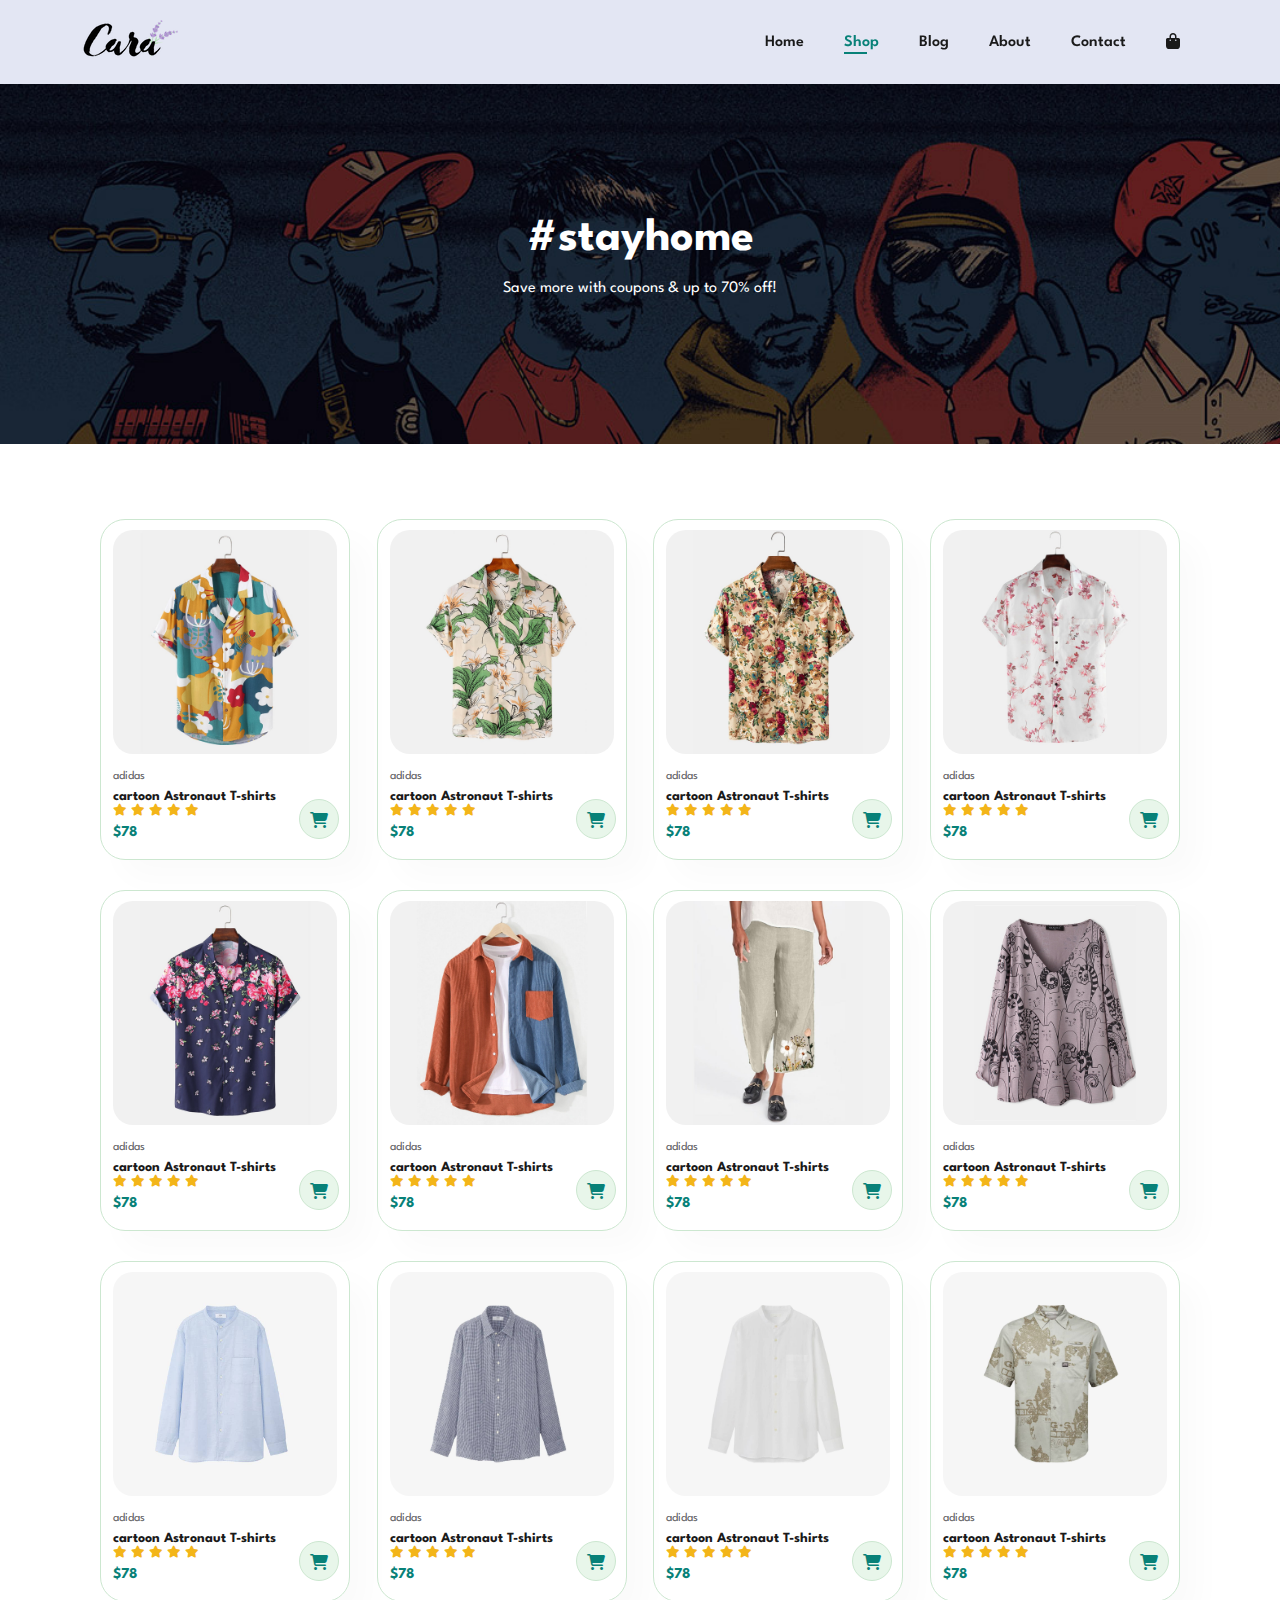
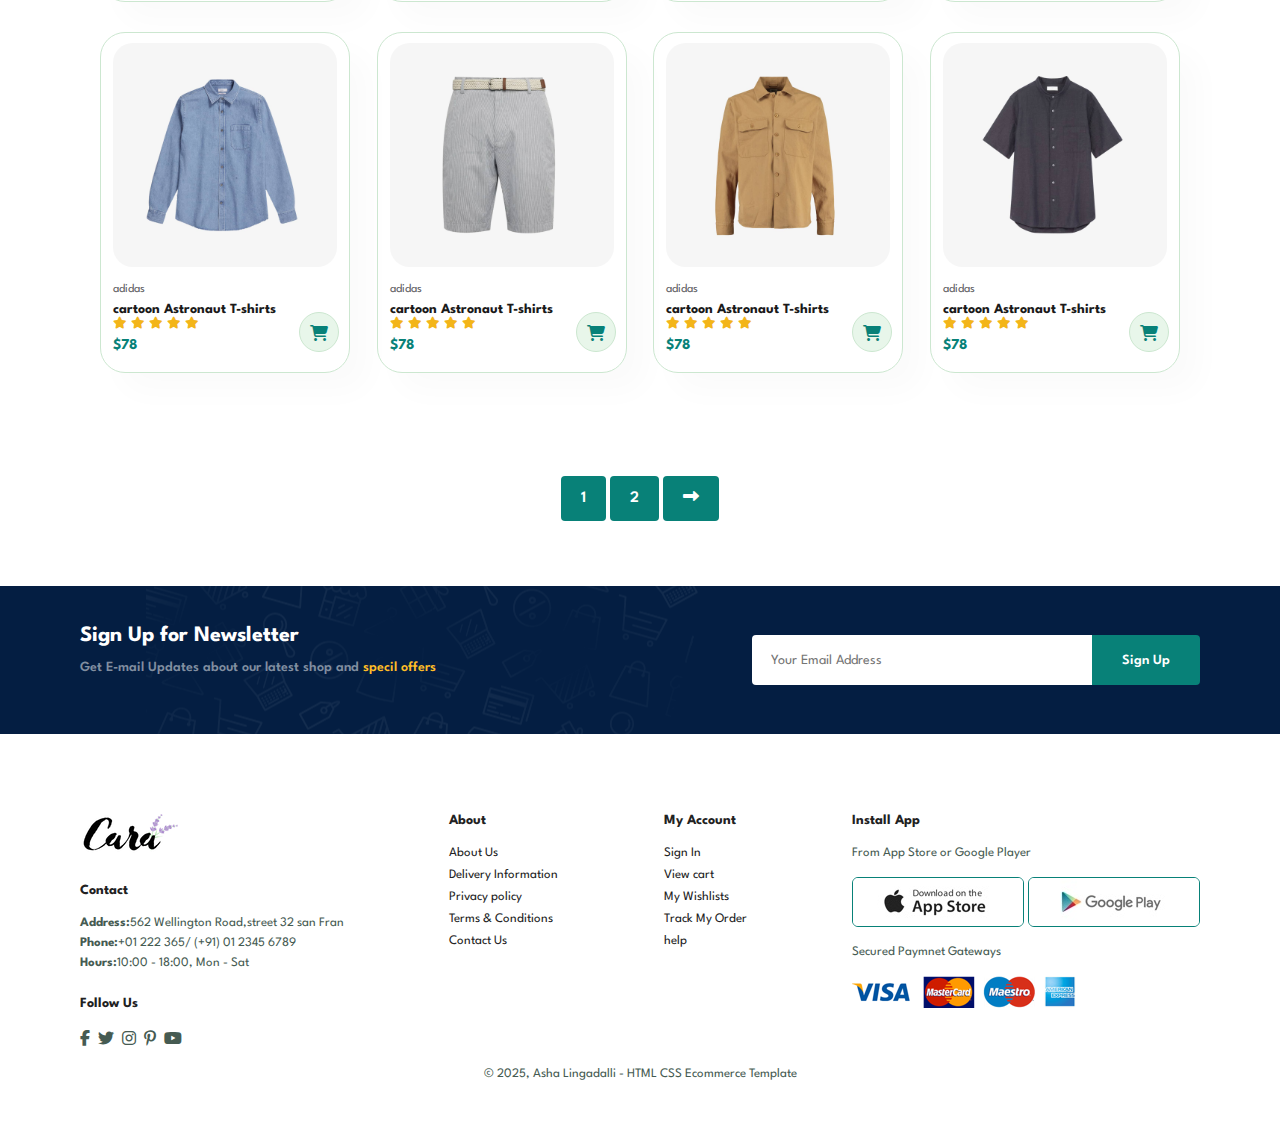
<file: E commerce Website/shop.html>
<!DOCTYPE html>
<html lang="en">
  <head>
    <meta charset="UTF-8" />
    <meta name="viewport" content="width=device-width, initial-scale=1.0" />
    <title>Website</title>
    <link rel="stylesheet" href="style.css" />
    <link
      rel="stylesheet"
      href="https://cdnjs.cloudflare.com/ajax/libs/font-awesome/6.5.1/css/all.min.css"
    />
  </head>
  <body>
    <section id="header">
      <a href="#"><img src="img/logo.png" alt="" onclick="window.location.href='index.html';" /></a>

      <div>
        <ul id="navbar">
          <li><a href="index.html">Home</a></li>
          <li><a class="active"  href="shop.html">Shop</a></li>
          <li><a href="blog.html">Blog</a></li>
          <li><a href="about.html">About</a></li>
          <li><a href="contact.html">Contact</a></li>
          <li id="lg-bag">
            <a href="cart.html"> <i class="fa-solid fa-bag-shopping"></i></a>
          </li>
          <a href="#" id="close"><i class="fa fa-times"></i></a>
        </ul>
      </div>
      <div id="mobile">
        <a href="cart.html"> <i class="fa-solid fa-bag-shopping"></i></a>
        <i id="bar" class="fas fa-outdent"></i>
      </div>
    </section>

    <section id="page-header">
      <h2>#stayhome </h2>
      <p>Save more with coupons & up to 70% off!</p>
    </section>

   
    <section id="product1" class="section-p1">
      <div class="pro-container">
        <div class="pro" onclick="window.location.href='sproduct.html';" >
          <img src="img/products/f1.jpg" alt="" />
          <div class="des">
            <span>adidas</span>
            <h5>cartoon Astronaut T-shirts</h5>
            <div class="star">
              <i class="fas fa-star"></i>
              <i class="fas fa-star"></i>
              <i class="fas fa-star"></i>
              <i class="fas fa-star"></i>
              <i class="fas fa-star"></i>
            </div>
            <h4>$78</h4>
          </div>
          <a href="#"><i class="fa fa-shopping-cart cart"></i></a>
        </div>
        <div class="pro">
          <img src="img/products/f2.jpg" alt="" />
          <div class="des">
            <span>adidas</span>
            <h5>cartoon Astronaut T-shirts</h5>
            <div class="star">
              <i class="fas fa-star"></i>
              <i class="fas fa-star"></i>
              <i class="fas fa-star"></i>
              <i class="fas fa-star"></i>
              <i class="fas fa-star"></i>
            </div>
            <h4>$78</h4>
          </div>
          <a href="#"><i class="fa fa-shopping-cart cart"></i></a>
        </div>
        <div class="pro">
          <img src="img/products/f3.jpg" alt="" />
          <div class="des">
            <span>adidas</span>
            <h5>cartoon Astronaut T-shirts</h5>
            <div class="star">
              <i class="fas fa-star"></i>
              <i class="fas fa-star"></i>
              <i class="fas fa-star"></i>
              <i class="fas fa-star"></i>
              <i class="fas fa-star"></i>
            </div>
            <h4>$78</h4>
          </div>
          <a href="#"><i class="fa fa-shopping-cart cart"></i></a>
        </div>
        <div class="pro">
          <img src="img/products/f4.jpg" alt="" />
          <div class="des">
            <span>adidas</span>
            <h5>cartoon Astronaut T-shirts</h5>
            <div class="star">
              <i class="fas fa-star"></i>
              <i class="fas fa-star"></i>
              <i class="fas fa-star"></i>
              <i class="fas fa-star"></i>
              <i class="fas fa-star"></i>
            </div>
            <h4>$78</h4>
          </div>
          <a href="#"><i class="fa fa-shopping-cart cart"></i></a>
        </div>
        <div class="pro">
          <img src="img/products/f5.jpg" alt="" />
          <div class="des">
            <span>adidas</span>
            <h5>cartoon Astronaut T-shirts</h5>
            <div class="star">
              <i class="fas fa-star"></i>
              <i class="fas fa-star"></i>
              <i class="fas fa-star"></i>
              <i class="fas fa-star"></i>
              <i class="fas fa-star"></i>
            </div>
            <h4>$78</h4>
          </div>
          <a href="#"><i class="fa fa-shopping-cart cart"></i></a>
        </div>
        <div class="pro">
          <img src="img/products/f6.jpg" alt="" />
          <div class="des">
            <span>adidas</span>
            <h5>cartoon Astronaut T-shirts</h5>
            <div class="star">
              <i class="fas fa-star"></i>
              <i class="fas fa-star"></i>
              <i class="fas fa-star"></i>
              <i class="fas fa-star"></i>
              <i class="fas fa-star"></i>
            </div>
            <h4>$78</h4>
          </div>
          <a href="#"><i class="fa fa-shopping-cart cart"></i></a>
        </div>
        <div class="pro">
          <img src="img/products/f7.jpg" alt="" />
          <div class="des">
            <span>adidas</span>
            <h5>cartoon Astronaut T-shirts</h5>
            <div class="star">
              <i class="fas fa-star"></i>
              <i class="fas fa-star"></i>
              <i class="fas fa-star"></i>
              <i class="fas fa-star"></i>
              <i class="fas fa-star"></i>
            </div>
            <h4>$78</h4>
          </div>
          <a href="#"><i class="fa fa-shopping-cart cart"></i></a>
        </div>
        <div class="pro">
          <img src="img/products/f8.jpg" alt="" />
          <div class="des">
            <span>adidas</span>
            <h5>cartoon Astronaut T-shirts</h5>
            <div class="star">
              <i class="fas fa-star"></i>
              <i class="fas fa-star"></i>
              <i class="fas fa-star"></i>
              <i class="fas fa-star"></i>
              <i class="fas fa-star"></i>
            </div>
            <h4>$78</h4>
          </div>
          <a href="#"><i class="fa fa-shopping-cart cart"></i></a>
        </div>
     
        <div class="pro">
          <img src="img/products/n1.jpg" alt="" />
          <div class="des">
            <span>adidas</span>
            <h5>cartoon Astronaut T-shirts</h5>
            <div class="star">
              <i class="fas fa-star"></i>
              <i class="fas fa-star"></i>
              <i class="fas fa-star"></i>
              <i class="fas fa-star"></i>
              <i class="fas fa-star"></i>
            </div>
            <h4>$78</h4>
          </div>
          <a href="#"><i class="fa fa-shopping-cart cart"></i></a>
        </div>
        <div class="pro">
          <img src="img/products/n2.jpg" alt="" />
          <div class="des">
            <span>adidas</span>
            <h5>cartoon Astronaut T-shirts</h5>
            <div class="star">
              <i class="fas fa-star"></i>
              <i class="fas fa-star"></i>
              <i class="fas fa-star"></i>
              <i class="fas fa-star"></i>
              <i class="fas fa-star"></i>
            </div>
            <h4>$78</h4>
          </div>
          <a href="#"><i class="fa fa-shopping-cart cart"></i></a>
        </div>
        <div class="pro">
          <img src="img/products/n3.jpg" alt="" />
          <div class="des">
            <span>adidas</span>
            <h5>cartoon Astronaut T-shirts</h5>
            <div class="star">
              <i class="fas fa-star"></i>
              <i class="fas fa-star"></i>
              <i class="fas fa-star"></i>
              <i class="fas fa-star"></i>
              <i class="fas fa-star"></i>
            </div>
            <h4>$78</h4>
          </div>
          <a href="#"><i class="fa fa-shopping-cart cart"></i></a>
        </div>
        <div class="pro">
          <img src="img/products/n4.jpg" alt="" />
          <div class="des">
            <span>adidas</span>
            <h5>cartoon Astronaut T-shirts</h5>
            <div class="star">
              <i class="fas fa-star"></i>
              <i class="fas fa-star"></i>
              <i class="fas fa-star"></i>
              <i class="fas fa-star"></i>
              <i class="fas fa-star"></i>
            </div>
            <h4>$78</h4>
          </div>
          <a href="#"><i class="fa fa-shopping-cart cart"></i></a>
        </div>
        <div class="pro">
          <img src="img/products/n5.jpg" alt="" />
          <div class="des">
            <span>adidas</span>
            <h5>cartoon Astronaut T-shirts</h5>
            <div class="star">
              <i class="fas fa-star"></i>
              <i class="fas fa-star"></i>
              <i class="fas fa-star"></i>
              <i class="fas fa-star"></i>
              <i class="fas fa-star"></i>
            </div>
            <h4>$78</h4>
          </div>
          <a href="#"><i class="fa fa-shopping-cart cart"></i></a>
        </div>
        <div class="pro">
          <img src="img/products/n6.jpg" alt="" />
          <div class="des">
            <span>adidas</span>
            <h5>cartoon Astronaut T-shirts</h5>
            <div class="star">
              <i class="fas fa-star"></i>
              <i class="fas fa-star"></i>
              <i class="fas fa-star"></i>
              <i class="fas fa-star"></i>
              <i class="fas fa-star"></i>
            </div>
            <h4>$78</h4>
          </div>
          <a href="#"><i class="fa fa-shopping-cart cart"></i></a>
        </div>
        <div class="pro">
          <img src="img/products/n7.jpg" alt="" />
          <div class="des">
            <span>adidas</span>
            <h5>cartoon Astronaut T-shirts</h5>
            <div class="star">
              <i class="fas fa-star"></i>
              <i class="fas fa-star"></i>
              <i class="fas fa-star"></i>
              <i class="fas fa-star"></i>
              <i class="fas fa-star"></i>
            </div>
            <h4>$78</h4>
          </div>
          <a href="#"><i class="fa fa-shopping-cart cart"></i></a>
        </div>
        <div class="pro">
          <img src="img/products/n8.jpg" alt="" />
          <div class="des">
            <span>adidas</span>
            <h5>cartoon Astronaut T-shirts</h5>
            <div class="star">
              <i class="fas fa-star"></i>
              <i class="fas fa-star"></i>
              <i class="fas fa-star"></i>
              <i class="fas fa-star"></i>
              <i class="fas fa-star"></i>
            </div>
            <h4>$78</h4>
          </div>
          <a href="#"><i class="fa fa-shopping-cart cart"></i></a>
        </div>
      </div>
    </section>


    <section id="pagination" class="section-p1">
        <a href="#">1</a>
        <a href="#">2</a>
        <a href="#"><i class="fa fa-long-arrow-alt-right"></i></a>

    </section>
  
    <section id="newsletter" class="section-p1 section-m1">
      <div class="newstext">
        <h4>Sign Up for Newsletter</h4>
        <p>
          Get E-mail Updates about our latest shop and
          <span>specil offers</span>
        </p>
      </div>
      <div class="form">
        <input type="text" placeholder="Your Email Address" />
        <button class="normal">Sign Up</button>
      </div>
    </section>

    <footer class="section-p1">
      <div class="col">
        <img class="logo" src="img/logo.png" alt="" />
        <h4>Contact</h4>
        <p><strong>Address:</strong>562 Wellington Road,street 32 san Fran</p>
        <p><strong>Phone:</strong>+01 222 365/ (+91) 01 2345 6789</p>
        <p><strong>Hours:</strong>10:00 - 18:00, Mon - Sat</p>
        <div class="follow">
          <h4>Follow Us</h4>
          <div class="icon">
            <i class="fab fa-facebook-f"></i>
            <i class="fab fa-twitter"></i>
            <i class="fab fa-instagram"></i>
            <i class="fab fa-pinterest-p"></i>
            <i class="fab fa-youtube"></i>
          </div>
        </div>
      </div>

      <div class="col">
        <h4>About</h4>
        <a href="#">About Us</a>
        <a href="#">Delivery Information</a>
        <a href="#">Privacy policy </a>
        <a href="#">Terms & Conditions</a>
        <a href="#">Contact Us</a>
      </div>

      <div class="col">
        <h4>My Account</h4>
        <a href="#">Sign In</a>
        <a href="#">View cart</a>
        <a href="#">My Wishlists </a>
        <a href="#">Track My Order</a>
        <a href="#">help</a>
      </div>

      <div class="col install">
        <h4>Install App</h4>
        <p>From App Store or Google Player</p>
        <div class="row">
          <img src="img/pay/app.jpg" alt="" />
          <img src="img/pay/play.jpg" alt="" />
        </div>
        <p>Secured Paymnet Gateways</p>
        <img src="img/pay/pay.png" alt="" />
      </div>

      <div class="copyright">
        <p>© 2025, Asha Lingadalli - HTML CSS Ecommerce Template</p>
      </div>
    </footer>

    <script src="script.js"></script>
  </body>
</html>
</file>
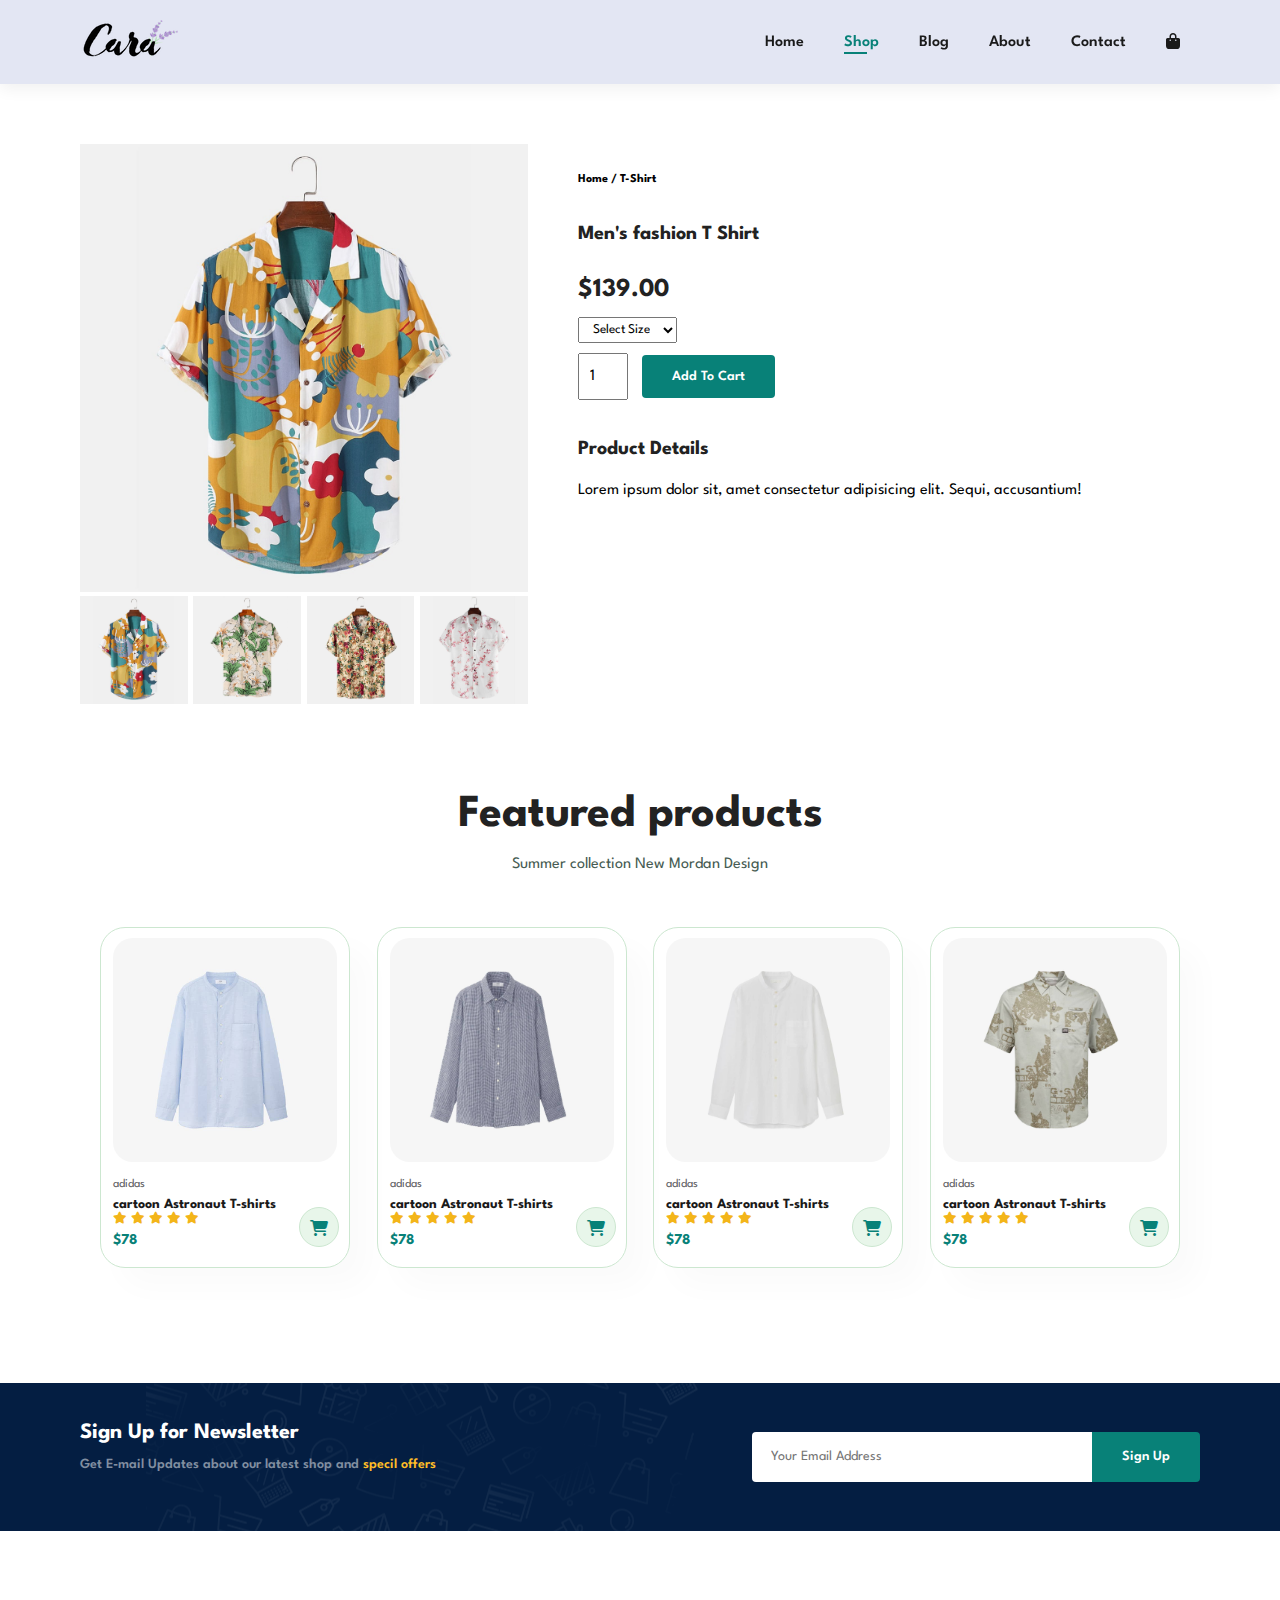
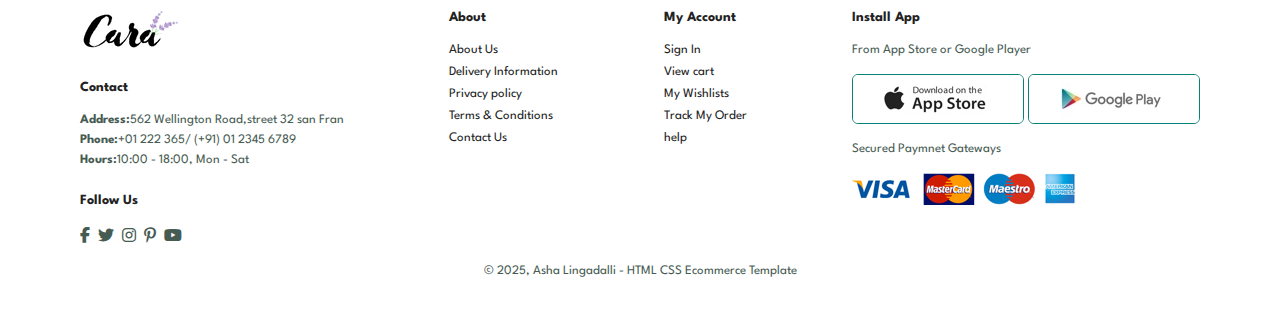
<file: E commerce Website/sproduct.html>
<!DOCTYPE html>
<html lang="en">
  <head>
    <meta charset="UTF-8" />
    <meta name="viewport" content="width=device-width, initial-scale=1.0" />
    <title>Website</title>
    <link rel="stylesheet" href="style.css" />
    <link
      rel="stylesheet"
      href="https://cdnjs.cloudflare.com/ajax/libs/font-awesome/6.5.1/css/all.min.css"
    />
  </head>
  <body>
    <section id="header">
      <a href="#"><img src="img/logo.png" alt="" onclick="window.location.href='index.html';" /></a>

      <div>
        <ul id="navbar">
          <li><a href="index.html">Home</a></li>
          <li><a class="active" href="shop.html">Shop</a></li>
          <li><a href="blog.html">Blog</a></li>
          <li><a href="about.html">About</a></li>
          <li><a href="contact.html">Contact</a></li>
          <li id="lg-bag">
            <a href="cart.html"> <i class="fa-solid fa-bag-shopping"></i></a>
          </li>
          <a href="#" id="close"><i class="fa fa-times"></i></a>
        </ul>
      </div>
      <div id="mobile">
        <a href="cart.html"> <i class="fa-solid fa-bag-shopping"></i></a>
        <i id="bar" class="fas fa-outdent"></i>
      </div>
    </section>

    <section id="prodetails" class="section-p1">
      <div class="single-pro-img">
        <img src="img/products/f1.jpg" width="100%" id="MainImg" alt="" />
        <div class="small-img-group">
          <div class="small-img-col">
            <img
              src="img/products/f1.jpg"
              width="100%"
              class="small-img"
              alt=""
            />
          </div>
          <div class="small-img-col">
            <img
              src="img/products/f2.jpg"
              width="100%"
              class="small-img"
              alt=""
            />
          </div>
          <div class="small-img-col">
            <img
              src="img/products/f3.jpg"
              width="100%"
              class="small-img"
              alt=""
            />
          </div>
          <div class="small-img-col">
            <img
              src="img/products/f4.jpg"
              width="100%"
              class="small-img"
              alt=""
            />
          </div>
        </div>
      </div>

      <div class="single-pro-details">
        <h6>Home / T-Shirt</h6>
        <h4>Men's fashion T Shirt</h4>
        <h2>$139.00</h2>
        <select>
          <option>Select Size</option>
          <option>XL</option>
          <option>XXL</option>
          <option>Small</option>
          <option>Large</option>
        </select>
        <input type="number" value="1" />
        <button class="normal" onclick="window.location.href='cart.html';">Add To Cart</button>
        <h4>Product Details</h4>
        <span
          >Lorem ipsum dolor sit, amet consectetur adipisicing elit. Sequi,
          accusantium!</span
        >
      </div>
    </section>

    <section id="product1" class="section-p1">
      <h2>Featured products</h2>
      <p>Summer collection New Mordan Design</p>
      <div class="pro-container">
        <div class="pro">
          <img src="img/products/n1.jpg" alt="" />
          <div class="des">
            <span>adidas</span>
            <h5>cartoon Astronaut T-shirts</h5>
            <div class="star">
              <i class="fas fa-star"></i>
              <i class="fas fa-star"></i>
              <i class="fas fa-star"></i>
              <i class="fas fa-star"></i>
              <i class="fas fa-star"></i>
            </div>
            <h4>$78</h4>
          </div>
          <a href="#"><i class="fa fa-shopping-cart cart"></i></a>
        </div>
        <div class="pro">
          <img src="img/products/n2.jpg" alt="" />
          <div class="des">
            <span>adidas</span>
            <h5>cartoon Astronaut T-shirts</h5>
            <div class="star">
              <i class="fas fa-star"></i>
              <i class="fas fa-star"></i>
              <i class="fas fa-star"></i>
              <i class="fas fa-star"></i>
              <i class="fas fa-star"></i>
            </div>
            <h4>$78</h4>
          </div>
          <a href="#"><i class="fa fa-shopping-cart cart"></i></a>
        </div>
        <div class="pro">
          <img src="img/products/n3.jpg" alt="" />
          <div class="des">
            <span>adidas</span>
            <h5>cartoon Astronaut T-shirts</h5>
            <div class="star">
              <i class="fas fa-star"></i>
              <i class="fas fa-star"></i>
              <i class="fas fa-star"></i>
              <i class="fas fa-star"></i>
              <i class="fas fa-star"></i>
            </div>
            <h4>$78</h4>
          </div>
          <a href="#"><i class="fa fa-shopping-cart cart"></i></a>
        </div>
        <div class="pro">
          <img src="img/products/n4.jpg" alt="" />
          <div class="des">
            <span>adidas</span>
            <h5>cartoon Astronaut T-shirts</h5>
            <div class="star">
              <i class="fas fa-star"></i>
              <i class="fas fa-star"></i>
              <i class="fas fa-star"></i>
              <i class="fas fa-star"></i>
              <i class="fas fa-star"></i>
            </div>
            <h4>$78</h4>
          </div>
          <a href="#"><i class="fa fa-shopping-cart cart"></i></a>
        </div>
      </div>
    </section>

    <section id="newsletter" class="section-p1 section-m1">
      <div class="newstext">
        <h4>Sign Up for Newsletter</h4>
        <p>
          Get E-mail Updates about our latest shop and
          <span>specil offers</span>
        </p>
      </div>
      <div class="form">
        <input type="text" placeholder="Your Email Address" />
        <button class="normal">Sign Up</button>
      </div>
    </section>

    <footer class="section-p1">
      <div class="col">
        <img class="logo" src="img/logo.png" alt="" />
        <h4>Contact</h4>
        <p><strong>Address:</strong>562 Wellington Road,street 32 san Fran</p>
        <p><strong>Phone:</strong>+01 222 365/ (+91) 01 2345 6789</p>
        <p><strong>Hours:</strong>10:00 - 18:00, Mon - Sat</p>
        <div class="follow">
          <h4>Follow Us</h4>
          <div class="icon">
            <i class="fab fa-facebook-f"></i>
            <i class="fab fa-twitter"></i>
            <i class="fab fa-instagram"></i>
            <i class="fab fa-pinterest-p"></i>
            <i class="fab fa-youtube"></i>
          </div>
        </div>
      </div>

      <div class="col">
        <h4>About</h4>
        <a href="#">About Us</a>
        <a href="#">Delivery Information</a>
        <a href="#">Privacy policy </a>
        <a href="#">Terms & Conditions</a>
        <a href="#">Contact Us</a>
      </div>

      <div class="col">
        <h4>My Account</h4>
        <a href="#">Sign In</a>
        <a href="#">View cart</a>
        <a href="#">My Wishlists </a>
        <a href="#">Track My Order</a>
        <a href="#">help</a>
      </div>

      <div class="col install">
        <h4>Install App</h4>
        <p>From App Store or Google Player</p>
        <div class="row">
          <img src="img/pay/app.jpg" alt="" />
          <img src="img/pay/play.jpg" alt="" />
        </div>
        <p>Secured Paymnet Gateways</p>
        <img src="img/pay/pay.png" alt="" />
      </div>

      <div class="copyright">
        <p>© 2025, Asha Lingadalli - HTML CSS Ecommerce Template</p>
      </div>
    </footer>

    <script>
      var mainImg = document.getElementById("MainImg");
      var smallimg = document.getElementsByClassName("small-img");

      smallimg[0].onclick = function () {
        mainImg.src = smallimg[0].src;
      };
      smallimg[1].onclick = function () {
        mainImg.src = smallimg[1].src;
      };
      smallimg[2].onclick = function () {
        mainImg.src = smallimg[2].src;
      };
      smallimg[3].onclick = function () {
        mainImg.src = smallimg[3].src;
      };
    </script>

    <script src="script.js"></script>
  </body>
</html>
</file>
<file: E commerce Website/style.css>
@import url("https://fonts.googleapis.com/css2?family=Spartan:wght@100;200;300;400;500;600;700;800;900&display=swap");
* {
  margin: 0;
  padding: 0;
  box-sizing: border-box;
  font-family: "Spartan", sans-serif;
}

html {
  scroll-behavior: smooth;
}

/* Global Styles */

h1 {
  font-size: 50px;
  line-height: 64px;
  color: #222;
}

h2 {
  font-size: 46px;
  line-height: 54px;
  color: #222;
}

h4 {
  font-size: 20px;
  color: #222;
}

h6 {
  font-weight: 700;
  font-size: 12px;
}

p {
  font-size: 16px;
  color: #465b52;
  margin: 15px 0 20px 0;
}

.section-p1 {
  padding: 40px 80px;
}

.section-m1 {
  margin: 40px 0;
}

button.normal {
  font-size: 14px;
  font-weight: 600;
  padding: 15px 30px;
  color: black;
  background-color: #fff;
  border-radius: 4px;
  cursor: pointer;
  border: none;
  outline: none;
  transition: 0.2s;
}

button.white {
  font-size: 13px;
  font-weight: 600;
  padding: 11px 18px;
  color: #fff;
  background-color: transparent;
  /* border-radius: 4px; */
  cursor: pointer;
  border: 1px solid #fff;
  outline: none;
  transition: 0.2s;
}

body {
  width: 100%;
}

/* header section */

#header {
  display: flex;
  align-items: center;
  justify-content: space-between;
  padding: 20px 80px;
  background: #e3e6f3;
  box-shadow: 0 5px 15px rgba(0, 0, 0, 0.06);
  z-index: 999;
  position: sticky;
  top: 0;
  left: 0;
}

#navbar {
  display: flex;
  align-items: center;
  justify-content: center;
}

/* making bullets gone and adjusting the space betn betn them */
#navbar li {
  list-style: none;
  padding: 0 20px;
  position: relative;
}

#navbar li a {
  text-decoration: none;
  font-size: 16px;
  font-weight: 600;
  color: #1a1a1a;
  transition: 0, 3s ease;
}

#navbar li a:hover,
#navbar li a.active {
  color: #088178;
}

#navbar li a.active::after,
#navbar li a:hover::after {
  content: "";
  width: 30%;
  height: 2px;
  background: #088178;
  /* i have added absolute here so in parent section i ahve to add relative to show underline */
  position: absolute;
  bottom: -4px;
  left: 20px;
}

#mobile {
  display: none;
  align-items: center;
}

#close {
  display: none;
}

/* Hero section (Home page) */

#hero {
  background-image: url("img/hero4.png");
  height: 90vh;
  width: 100%;
  /* to make theimage fit in cover */
  background-size: cover;
  background-position: top 25% right 0;
  padding: 0 80px;
  display: flex;
  align-items: flex-start;
  justify-content: center;
  flex-direction: column;
}

#hero h4 {
  padding-bottom: 15px;
}
#hero h1 {
  color: #088178;
}

#hero button {
  background-image: url("img/button.png");
  background-color: transparent;
  color: #088178;
  border: 0;
  padding: 14px 80px 14px 65px;
  background-repeat: no-repeat;
  cursor: pointer;
  font-weight: 700;
  font-size: 15px;
}

/* feature section */

#feature {
  display: flex;
  align-items: center;
  justify-content: space-between;
  flex-wrap: wrap;
}

#feature .fe-box {
  width: 180px;
  text-align: center;
  padding: 25px 15px;
  box-shadow: 20px 20px 34px rgba(0, 0, 0, 0.03);
  border: 1px solid #cce7d0;
  border-radius: 4px;
  margin: 15px 0;
}

#feature .fe-box:hover {
  box-shadow: 10px 10px 54px rgba(70, 62, 221, 0.1);
}

#feature .fe-box img {
  width: 100%;
  margin-bottom: 10px;
}

#feature .fe-box h6 {
  display: inline-block;
  padding: 9px 8px 6px 8px;
  line-height: 1;
  border-radius: 4px;
  color: #088178;
  background-color: #fddde4;
}

#feature .fe-box:nth-child(2) h6 {
  background-color: #cdebbc;
}

#feature .fe-box:nth-child(3) h6 {
  background-color: #d1e8f2;
}

#feature .fe-box:nth-child(4) h6 {
  background-color: #cdd4f8;
}

#feature .fe-box:nth-child(5) h6 {
  background-color: #f6dbf6;
}

#feature .fe-box:nth-child(6) h6 {
  background-color: #fff2e5;
}

/* featured products sections */
#product1 {
  text-align: center;
}

#product1 .pro-container {
  display: flex;
  justify-content: space-between;
  padding: 20px;
  flex-wrap: wrap;
}

#product1 .pro {
  width: 23%;
  min-width: 250px;
  padding: 10px 12px;
  border: 1px solid #cce7d0;
  border-radius: 25px;
  cursor: pointer;
  box-shadow: 20px 20px 30px rgba(0, 0, 0, 0.02);
  margin: 15px 0;
  transition: 0.2s ease;
  /* used position absolute in child ele in pro cart so pos is rel */
  position: relative;
}

#product1 .pro:hover {
  box-shadow: 20px 20px 30px rgba(0, 0, 0, 0.06);
}

#product1 .pro img {
  width: 100%;
  border-radius: 20px;
}

#product1 .pro .des {
  text-align: start;
  padding: 10px 0;
}

#product1 .pro .des span {
  color: #606063;
  font-size: 12px;
}

#product1 .pro .des h5 {
  padding-top: 7px;
  color: #1a1a1a;
  font-size: 14px;
}

#product1 .pro .des i {
  font-size: 12px;
  color: rgb(243, 181, 25);
}

#product1 .pro .des h4 {
  padding-top: 7px;
  font-size: 15px;
  font-weight: 700;
  color: #088178;
}

#product1 .pro .cart {
  width: 40px;
  height: 40px;
  line-height: 40px;
  border-radius: 50px;
  background-color: #e8f6ea;
  font-weight: 600;
  color: #088178;
  border: 1px solid #cce7d0;
  position: absolute;
  bottom: 20px;
  right: 10px;
}

#banner {
  display: flex;
  flex-direction: column;
  justify-content: center;
  align-items: center;
  text-align: center;
  background-image: url("img/banner/b2.jpg");
  width: 100%;
  height: 40vh;
  background-size: cover;
  background-position: center;
}

#banner h4 {
  color: #fff;
  font-size: 30px;
  padding: 10px 0;
}

#banner h2 {
  color: #fff;
  font-size: 30px;
  padding: 10px 0;
}

#banner h2 span {
  color: #ef3636;
}

#banner button:hover {
  background: #088178;
  color: #fff;
}

#sm-banner {
  display: flex;
  justify-content: space-between;
  flex-wrap: wrap;
}

#sm-banner .banner-box {
  display: flex;
  flex-direction: column;
  justify-content: center;
  align-items: flex-start;
  /* text-align: center; */
  background-image: url("img/banner/b17.jpg");
  min-width: 580px;
  height: 50vh;
  background-size: cover;
  background-position: center;
  padding: 30px;
}

#sm-banner .banner-box2 {
  background-image: url("img/banner/b10.jpg");
}

#sm-banner h4 {
  color: #fff;
  font-size: 20px;
  font-weight: 800;
}

#sm-banner h2 {
  color: #fff;
  font-size: 20px;
  font-weight: 800;
}

#sm-banner span {
  color: #fff;
  font-size: 14px;
  font-weight: 500;
  padding-bottom: 15px;
}

#sm-banner .banner-box:hover button {
  background: #088178;
  border: 1px solid #088178;
}

/* banner3 section*/
#banner3 {
  display: flex;
  justify-content: space-between;
  flex-wrap: wrap;
  padding: 0 80px;
}

#banner3 .banner-box {
  display: flex;
  flex-direction: column;
  justify-content: center;
  align-items: flex-start;
  background-image: url("img/banner/b7.jpg");
  min-width: 30%;
  height: 30vh;
  background-size: cover;
  background-position: center;
  padding: 20px;
  margin-bottom: 20px;
}

#banner3 .banner-box2 {
  background-image: url("img/banner/b4.jpg");
}

#banner3 .banner-box3 {
  background-image: url("img/banner/b18.jpg");
}

#banner3 h2 {
  color: #ffff;
  font-weight: 900;
  font-size: 22px;
}

#banner3 h3 {
  color: #ec544e;
  font-weight: 800;
  font-size: 15px;
}

/* newsletter section */

#newsletter {
  display: flex;
  justify-content: space-between;
  flex-wrap: wrap;
  align-items: center;
  background-image: url("img/banner/b14.png");
  background-repeat: no-repeat;
  background-position: 20% 30%;
  background-color: #041e42;
}

#newsletter h4 {
  font-size: 22px;
  font-weight: 700;
  color: #fff;
}

#newsletter p {
  font-size: 14px;
  font-weight: 600;
  color: #818ea0;
}

#newsletter p span {
  color: #ffbd27;
}

#newsletter .form {
  display: flex;
  width: 40%;
}

#newsletter input {
  height: 3.125rem;
  padding: 0 1.25em;
  font-size: 14px;
  width: 100%;
  border: 1px solid transparent;
  border-radius: 4px;
  outline: none;
  border-top-right-radius: 0;
  border-bottom-right-radius: 0;
}

#newsletter button {
  background-color: #088178;
  color: #fff;
  white-space: nowrap;
  border-top-left-radius: 0;
  border-bottom-left-radius: 0;
}

/* footer section */
footer {
  display: flex;
  justify-content: space-between;
  flex-wrap: wrap;
}

footer .col {
  display: flex;
  flex-direction: column;
  align-items: flex-start;
  margin-bottom: 20px;
}

footer .logo {
  margin-bottom: 30px;
}

footer h4 {
  font-size: 14px;
  padding-bottom: 20px;
}

footer p {
  font-size: 13px;
  margin: 0 0 8px 0;
}

footer a {
  font-size: 13px;
  text-decoration: none;
  color: #222;
  margin-bottom: 10px;
}

footer .follow {
  margin-top: 20px;
}

footer .follow i {
  color: #465b52;
  padding-right: 4px;
  cursor: pointer;
}

footer .install .row img {
  border: 1px solid #088178;
  border-radius: 6px;
}

footer .install img {
  margin: 10px 0 15px 0;
}

footer .follow i:hover,
footer a:hover {
  color: #088178;
}

footer .copyright {
  width: 100%;
  text-align: center;
}

/* shop page */
#page-header {
  background-image: url("img/banner/b1.jpg");
  width: 100%;
  height: 40vh;
  background-size: cover;
  display: flex;
  justify-content: center;
  text-align: center;
  flex-direction: column;
  padding: 14px;
}

#page-header h2,
#page-header p {
  color: #fff;
}

#pagination {
  text-align: center;
}

#pagination a {
  text-decoration: none;
  background-color: #088178;
  padding: 15px 20px;
  border-radius: 4px;
  color: #fff;
  font-weight: 600;
}

#pagination a i {
  font-size: 16px;
  font-weight: 600;
}

/* single product page */

#prodetails {
  display: flex;
  margin-top: 20px;
}

#prodetails .single-pro-img {
  width: 40%;
  margin-right: 50px;
}

.small-img-group {
  display: flex;
  justify-content: space-between;
}

.small-img-col {
  flex-basis: 24%;
  cursor: pointer;
}

#prodetails .single-pro-details {
  width: 50%;
  padding-top: 30px;
}

#prodetails .single-pro-details h4 {
  padding: 40px 0 20px 0;
}

#prodetails .single-pro-details h2 {
  font-size: 26px;
}

#prodetails .single-pro-details select {
  display: block;
  padding: 5px 10px;
  margin-bottom: 10px;
}

#prodetails .single-pro-details input {
  width: 50px;
  height: 47px;
  padding-left: 10px;
  font-size: 16px;
  margin-right: 10px;
}

#prodetails .single-pro-details button {
  background-color: #088178;
  color: #fff;
}

#prodetails .single-pro-details input:focus {
  outline: none;
}

#prodetails .single-pro-details span {
  line-height: 25px;
}

/* Blog page */

#page-header.blog-header {
  background-image: url("img/banner/b19.jpg");
}

#blog {
  padding: 150px 150px 0 150px;
}

#blog .blog-box {
  display: flex;
  align-items: center;
  position: relative;
  padding-bottom: 90px;
}

#blog .blog-img {
  width: 50%;
  margin-right: 40px;
}

#blog img {
  width: 100%;
  height: 300px;
  object-fit: cover;
}

#blog .blog-details {
  width: 50%;
}

#blog .blog-details a {
  text-decoration: none;
  font-size: 11px;
  color: #000;
  font-weight: 700;
  position: relative;
  transition: 0.3s;
}

#blog .blog-details a::after {
  content: "";
  width: 50px;
  height: 1px;
  background-color: #000;
  position: absolute;
  top: 4px;
  right: -60px;
}

#blog .blog-details a:hover {
  color: #088178;
}

#blog .blog-details a:hover::after {
  background-color: #088178;
}

#blog .blog-box h1 {
  position: absolute;
  top: -40px;
  left: 0;
  font-size: 70px;
  font-weight: 700;
  color: #c9cbce;
  /* if we want to place smthg under another image r elemnt */
  z-index: -9;
}

/* About Us page */

#page-header.about-header {
  background-image: url("img/about/banner.png");
}

#about-head img {
  width: 50%;
  height: auto;
}

#about-head {
  display: flex;
  align-items: center;
}

#about-head div {
  padding-left: 40px;
}

#about-app {
  text-align: center;
}

#about-app .video {
  width: 70%;
  height: 100%;
  margin: 30px auto 0 auto;
}

#about-app .video video {
  width: 100%;
  height: 100%;
  border-radius: 20px;
}

/* Contact Us page */
#contact-details {
  display: flex;
  align-items: center;
  justify-content: space-between;
}

#contact-details .details {
  width: 40%;
}

#contact-details .details span,
#form-details form {
  font-size: 12px;
}

#contact-details .details h2,
#form-details form h2 {
  font-size: 26px;
  line-height: 35px;
  padding: 20px 0;
}

#contact-details .details h3 {
  font-size: 16px;
  padding-bottom: 15px;
}

#contact-details .details li {
  list-style: none;
  display: flex;
  padding: 10px 0;
}

#contact-details .details li i {
  font-size: 14px;
  padding-right: 22px;
}

#contact-details .details li p {
  font-size: 14px;
  margin: 0;
}

#contact-details .map {
  width: 55%;
  height: 400px;
}

#contact-details .map iframe {
  width: 100%;
  height: 100%;
}

#form-details {
  display: flex;
  justify-content: space-between;
  margin: 30px;
  padding: 80px;
  border: 1px solid #e1e1e1;
}

#form-details form {
  width: 65%;
  display: flex;
  flex-direction: column;
  align-items: flex-start;
}

#form-details form input,
#form-details form textarea {
  width: 100%;
  padding: 12px 15px;
  outline: none;
  margin-bottom: 20px;
  border: 1px solid #e1e1e1;
}

#form-details form button {
  background-color: #088178;
  color: #fff;
}

#form-details .people div {
  padding-bottom: 25px;
  /* tom make the iamge and text comes in flex */
  display: flex;
  align-items: flex-start;
}

#form-details .people div img {
  width: 65px;
  height: 65px;
  object-fit: cover;
  margin-right: 15px;
}

#form-details .people div p {
  margin: 0;
  font-size: 13px;
  line-height: 25px;
}

#form-details .people div p span {
  display: flex;
  font-size: 16px;
  font-weight: 600;
  color: #000;
}

/* cart page */
#cart {
  overflow: auto;
}

#cart table {
  width: 100%;
  border-collapse: collapse;
  table-layout: fixed;
  white-space: nowrap;
}

#cart table img {
  width: 70px;
}

#cart table td:nth-child(1) {
  width: 100px;
  text-align: center;
}

#cart table td:nth-child(2) {
  width: 150px;
  text-align: center;
}
#cart table td:nth-child(3) {
  width: 250px;
  text-align: center;
}

#cart table td:nth-child(4),
#cart table td:nth-child(5),
#cart table td:nth-child(6) {
  width: 150px;
  text-align: center;
}

#cart table td:nth-child(5) input {
  width: 70px;
  padding: 10px 5px 10px 15px;
}

#cart table thead {
  border: 1px solid #e2e9e1;
  border-left: none;
  border-right: none;
}

#cart table thead td {
  font-weight: 700;
  text-transform: uppercase;
  font-size: 13px;
  padding: 18px 0;
}

#cart table tbody tr td {
  padding-top: 15px;
}

#cart table tbody td {
  font-size: 13px;
}

#cart-add {
  display: flex;
  flex-wrap: wrap;
  justify-content: space-between;
}

#coupon {
  width: 50%;
  margin-bottom: 30px;
}

#coupon h3,
#subtotal h3 {
  padding-bottom: 15px;
}

#coupon input {
  padding: 10px 20px;
  outline: none;
  width: 60%;
  margin-right: 10px;
  border: 1px solid #e2e9e1;
}

#coupon button,
#subtotal button {
  background-color: #088178;
  color: #fff;
  padding: 12px 20px;
}

#subtotal {
  width: 50%;
  margin-bottom: 30px;
  border: 1px solid #e2e9e1;
  padding: 30px;
}

#subtotal table {
  border-collapse: collapse;
  width: 100%;
  margin-bottom: 20px;
}

#subtotal table td {
  width: 50%;
  border: 1px solid #e2e9e1;
  padding: 10px;
  font-size: 13px;
}

/* start media Query */

@media (max-width: 799px) {
  .section-p1 {
    padding: 40px 40px;
  }
  #navbar {
    display: flex;
    flex-direction: column;
    align-items: flex-start;
    justify-content: flex-start;
    position: fixed;
    top: 0;
    right: -300px;
    height: 100vh;
    width: 300px;
    background-color: #e3e6f3;
    box-shadow: 0 40px 60px rgba(0, 0, 0, 0.1);
    padding: 80px 0 0 10px;
    transition: 0.3s;
  }

  #navbar.active {
    right: 0;
  }

  #navbar li {
    margin-bottom: 25px;
  }
  #mobile {
    display: flex;
    align-items: center;
  }
  #mobile i {
    color: #1a1a1a;
    font-size: 24px;
    padding-left: 20px;
  }
  #close {
    display: initial;
    position: absolute;
    top: 30px;
    left: 30px;
    color: #222;
    font-size: 24px;
  }
  #lg-bag {
    display: none;
  }
  #hero {
    height: 70vh;
    padding: 0 80px;
    background-position: top 30% right 30%;
  }
  #feature {
    justify-content: center;
  }
  #feature .fe-box {
    margin: 15px 15px;
  }
  #product1 .pro-container {
    justify-content: center;
  }
  #product1 .pro {
    margin: 15px;
  }
  #banner {
    height: 20vh;
  }
  #sm-banner .banner-box {
    min-width: 100%;
    height: 30vh;
  }
  #banner3 {
    padding: 0 40px;
  }
  #banner3 .banner-box {
    width: 28%;
  }
  #newsletter .form {
    width: 70%;
  }
  /* contact us page */
  #form-details {
    padding: 40px;
  }
  #form-details form {
    width: 50%;
  }
  /* cart page */
}

@media (max-width: 477px) {
  .section-p1 {
    padding: 20px;
  }
  #header {
    padding: 10px 30px;
  }
  h1 {
    font-size: 38px;
  }
  h2 {
    font-size: 32px;
  }
  #hero {
    padding: 0 20px;
    background-position: 55%;
  }
  #feature {
    justify-content: space-between;
  }
  #feature .fe-box {
    width: 155px;
    margin: 0 0 15px 0;
  }
  #product1 .pro {
    width: 100%;
  }
  #banner {
    height: 40vh;
  }
  #sm-banner .banner-box {
    height: 40vh;
  }
  #sm-banner .banner-box2 {
    margin-top: 20px;
  }
  #banner3 {
    padding: 0 20px;
  }
  #banner3 .banner-box {
    width: 100%;
  }
  #newsletter .form {
    width: 100%;
  }
  #newsletter {
    padding: 40px 20px;
  }
  footer .copyright {
    text-align: start;
  }
  /* single product */
  #prodetails {
    display: flex;
    flex-direction: column;
  }
  #prodetails .single-pro-img {
    width: 100%;
    margin-right: 0px;
  }
  #prodetails .single-pro-details {
    width: 100%;
  }
  /* blog page */
  #blog .blog-box {
    display: flex;
    flex-direction: column;
    align-items: flex-start;
  }
  #blog {
    padding: 100px 20px 0 20px;
  }
  #blog .blog-img {
    width: 100%;
    margin-right: 0px;
    margin-bottom: 30px;
  }
  #blog .blog-details {
    width: 100%;
  }
  /* About US Page */
  #about-head {
    flex-direction: column;
  }
  #about-head img {
    width: 100%;
    margin-bottom: 20px;
  }
  #about-head div {
    padding-left: 0px;
  }
  #about-app .video {
    width: 100%;
  }
  /* contact us */
  #contact-details {
    flex-direction: column;
  }
  #contact-details .details {
    width: 100%;
    margin-bottom: 30px;
  }
  #contact-details .map {
    width: 100%;
  }
  #form-details {
    margin: 10px;
    padding: 30px 10px;
    flex-wrap: wrap;
  }
  #form-details form {
    width: 100%;
    margin-bottom: 30px;
  }
  /* cart page */
  #cart-add {
    flex-direction: column;
  }
  #coupon {
    width: 100%;
  }
  #subtotal {
    width: 100%;
    padding: 20px;
  }
}
</file>
